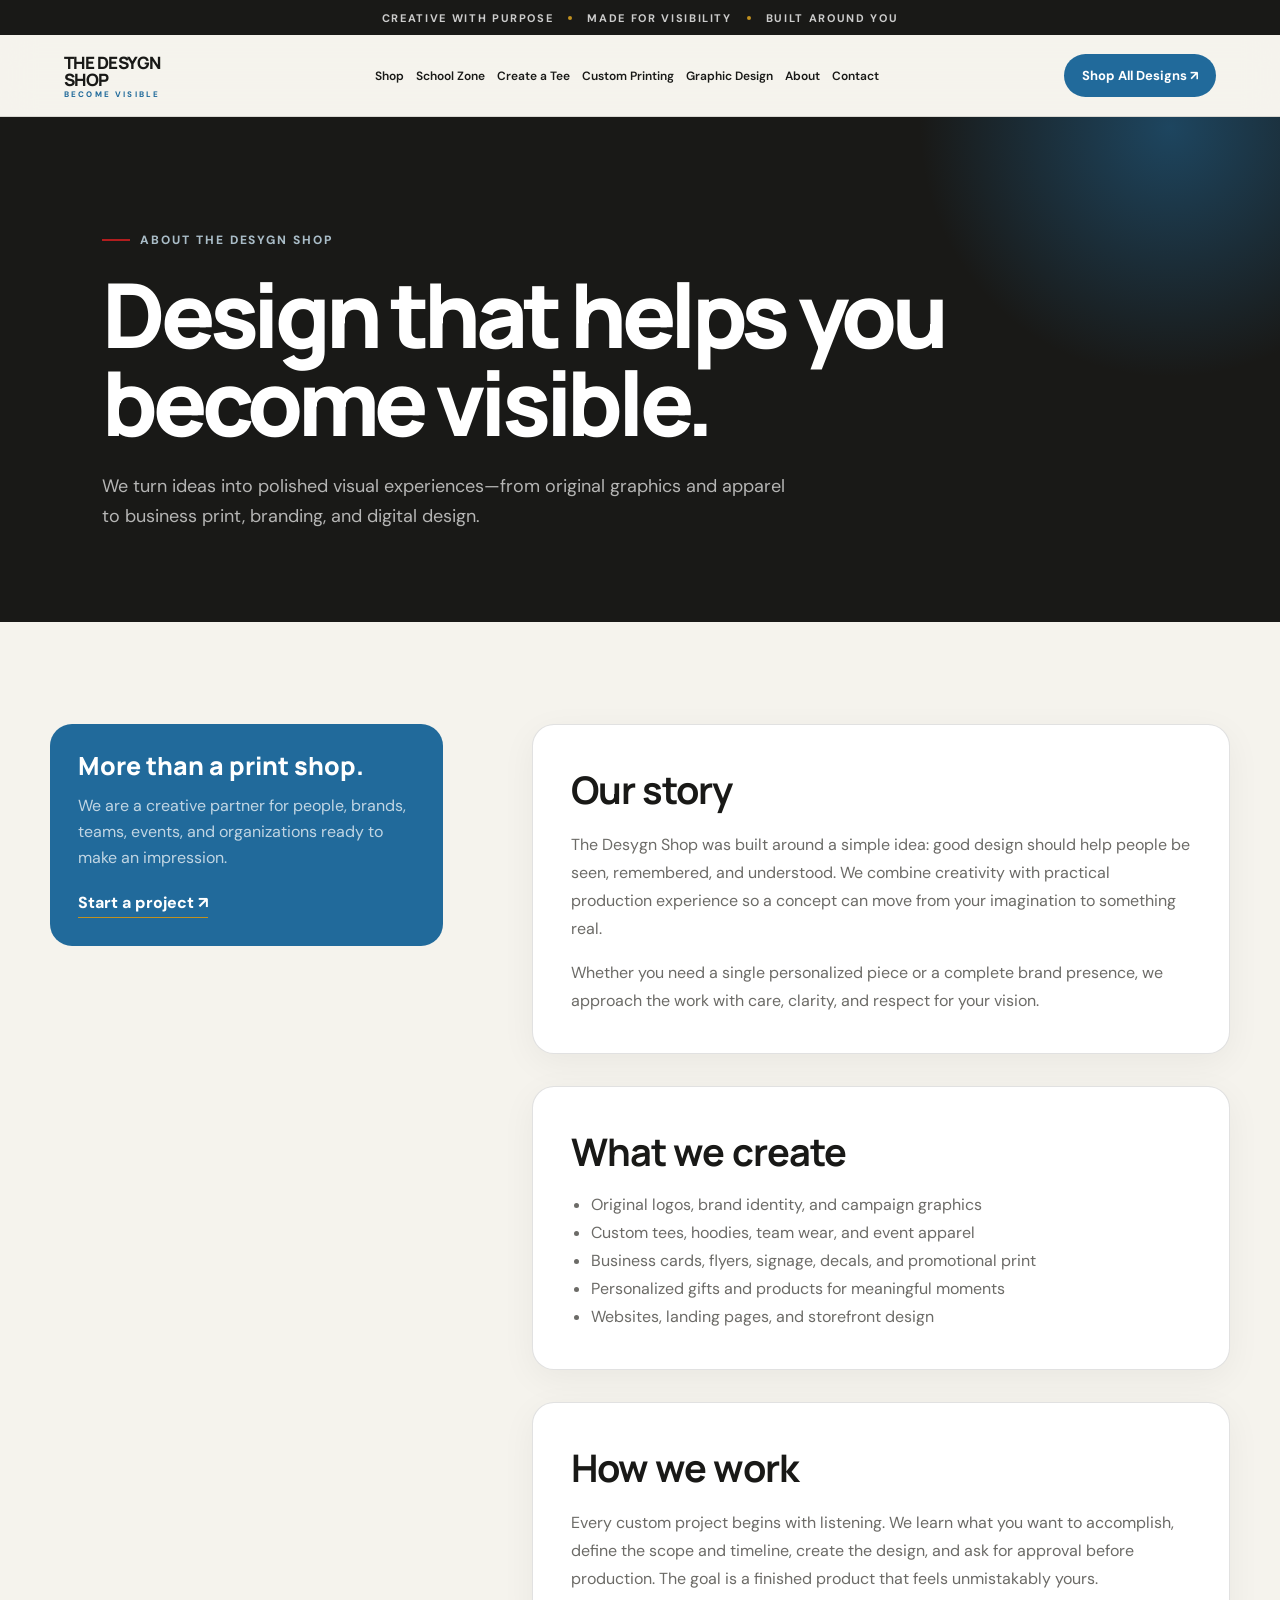
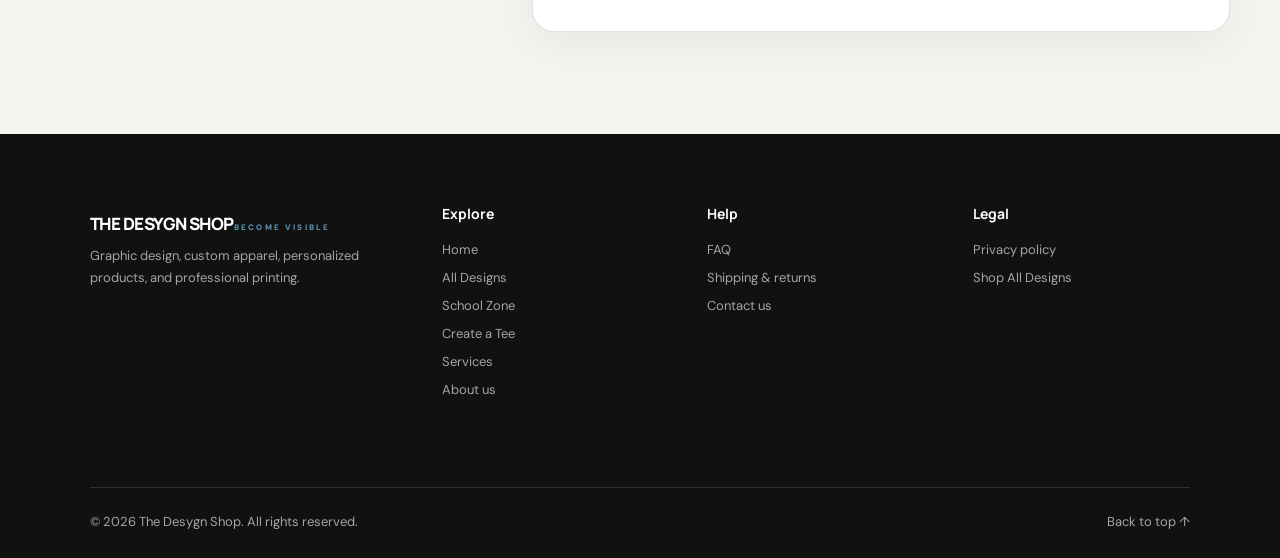
<file: about.html>
<!doctype html><html lang="en"><head><meta charset="utf-8"><meta name="viewport" content="width=device-width,initial-scale=1"><meta name="description" content="Meet The Desygn Shop, a creative studio helping people and businesses become visible through design, apparel, print, and personalized products."><title>About Us | The Desygn Shop</title><link rel="stylesheet" href="styles.css?v=20261005-school"><link rel="stylesheet" href="info.css"><script defer src="app.js"></script></head>
<body class="info-page"><a class="skip-link" href="#main">Skip to content</a><div class="announcement"><span>Creative with purpose</span><i></i><span>Made for visibility</span><i></i><span>Built around you</span></div>
<header class="site-header" id="top"><a class="text-brand" href="index.html"><strong>The Desygn Shop</strong><span>Become visible</span></a><button class="menu-toggle" type="button" aria-expanded="false" aria-controls="site-nav"><span></span><span></span><span></span><span class="sr-only">Menu</span></button><nav class="site-nav" id="site-nav" aria-label="Primary navigation">
      <a href="catalog.html">Shop</a><a href="school-zone.html">School Zone</a><a href="https://lab.thedesygnshop.com/">Create a Tee</a><a href="print-products.html">Custom Printing</a><a href="services.html#graphic-design">Graphic Design</a><a href="about.html">About</a><a href="contact.html">Contact</a>
    </nav><a class="header-shop" href="catalog.html">Shop All Designs ↗</a></header>
<main id="main"><section class="info-hero"><p class="eyebrow light"><span></span>About The Desygn Shop</p><h1>Design that helps you become visible.</h1><p>We turn ideas into polished visual experiences—from original graphics and apparel to business print, branding, and digital design.</p></section><section class="info-wrap info-grid"><aside class="info-aside"><h2>More than a print shop.</h2><p>We are a creative partner for people, brands, teams, events, and organizations ready to make an impression.</p><a href="contact.html">Start a project ↗</a></aside><div class="prose"><article><h2>Our story</h2><p>The Desygn Shop was built around a simple idea: good design should help people be seen, remembered, and understood. We combine creativity with practical production experience so a concept can move from your imagination to something real.</p><p>Whether you need a single personalized piece or a complete brand presence, we approach the work with care, clarity, and respect for your vision.</p></article><article><h2>What we create</h2><ul><li>Original logos, brand identity, and campaign graphics</li><li>Custom tees, hoodies, team wear, and event apparel</li><li>Business cards, flyers, signage, decals, and promotional print</li><li>Personalized gifts and products for meaningful moments</li><li>Websites, landing pages, and storefront design</li></ul></article><article><h2>How we work</h2><p>Every custom project begins with listening. We learn what you want to accomplish, define the scope and timeline, create the design, and ask for approval before production. The goal is a finished product that feels unmistakably yours.</p></article></div></section></main>
<footer class="site-footer"><div class="footer-brand"><a class="text-brand text-brand-light" href="index.html"><strong>The Desygn Shop</strong><span>Become visible</span></a><p>Graphic design, custom apparel, personalized products, and professional printing.</p></div><div><h3>Explore</h3><a href="index.html">Home</a><a href="catalog.html">All Designs</a><a href="school-zone.html">School Zone</a><a href="https://lab.thedesygnshop.com/">Create a Tee</a><a href="services.html">Services</a><a href="about.html">About us</a></div><div><h3>Help</h3><a href="faq.html">FAQ</a><a href="shipping-returns.html">Shipping &amp; returns</a><a href="contact.html">Contact us</a></div><div><h3>Legal</h3><a href="privacy.html">Privacy policy</a><a href="catalog.html">Shop All Designs</a></div><div class="footer-bottom"><span>© <span id="year"></span> The Desygn Shop. All rights reserved.</span><a href="#top">Back to top ↑</a></div></footer></body></html>
</file>
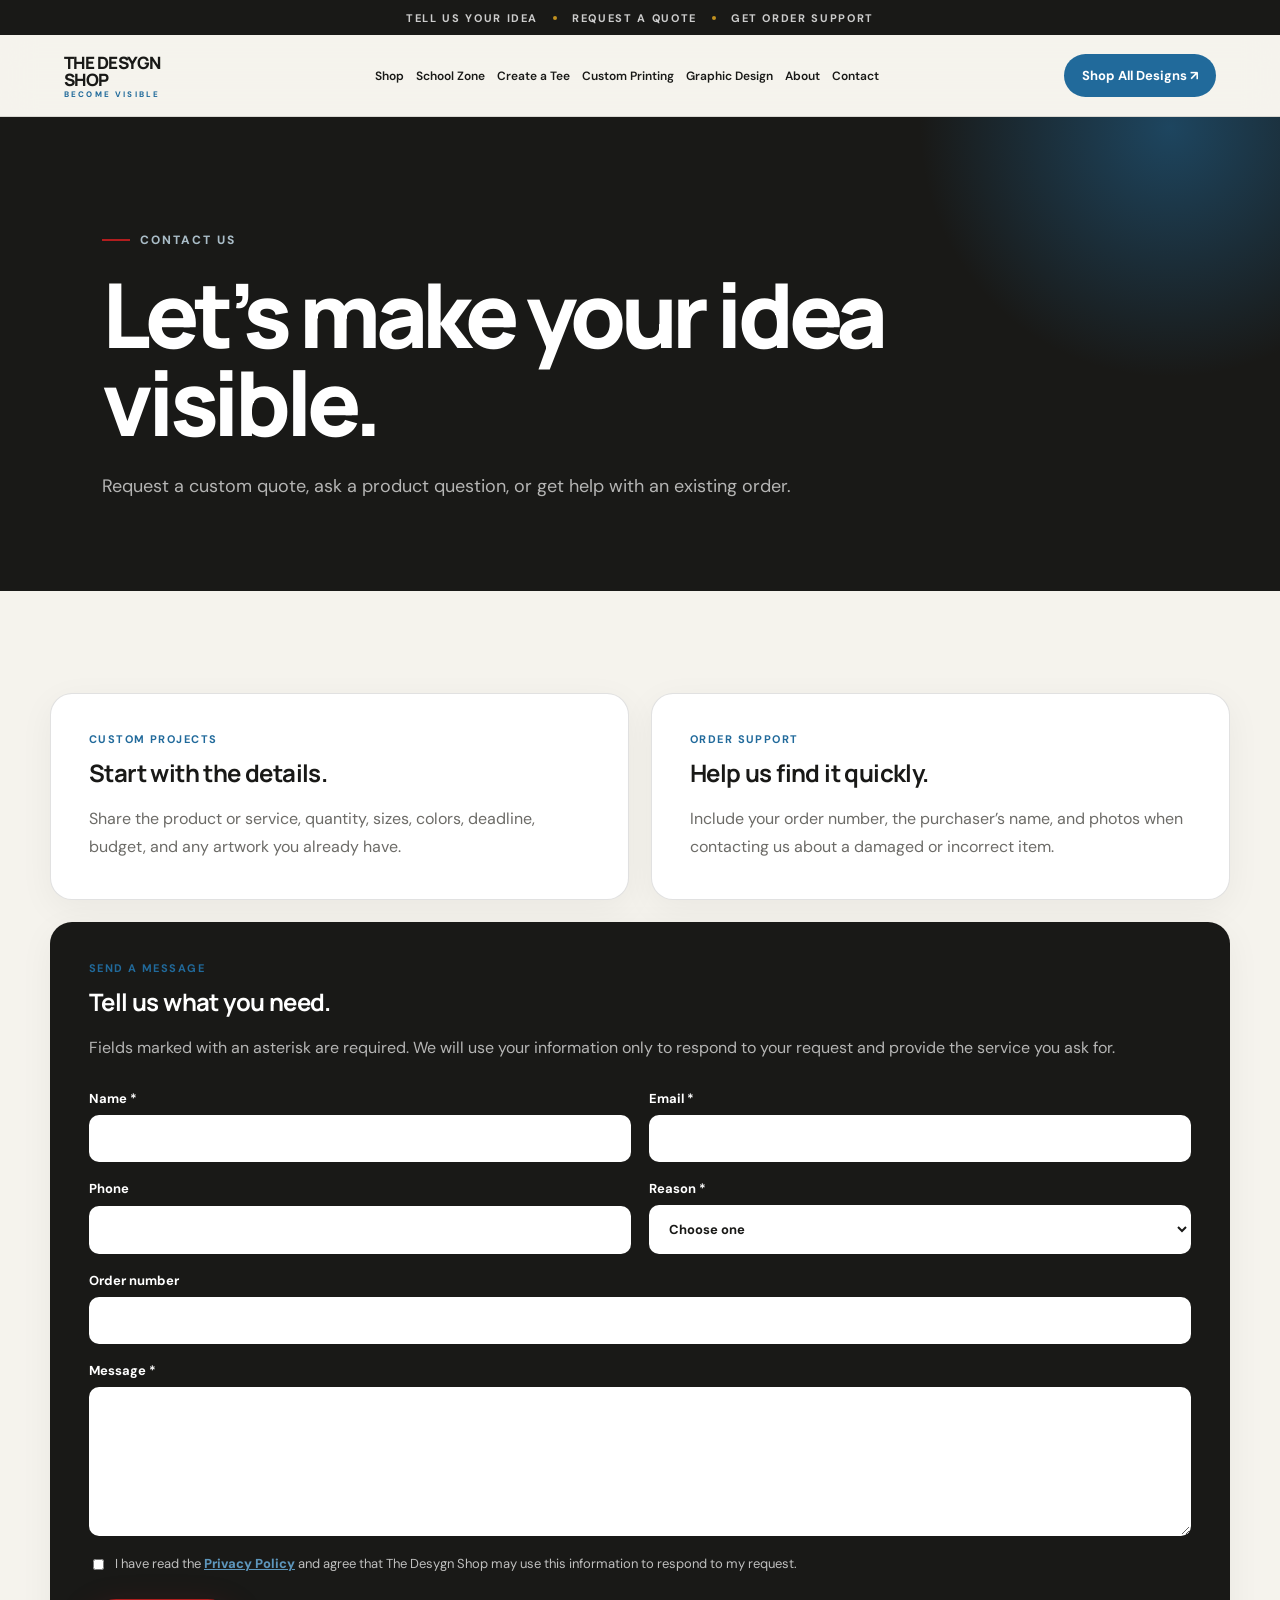
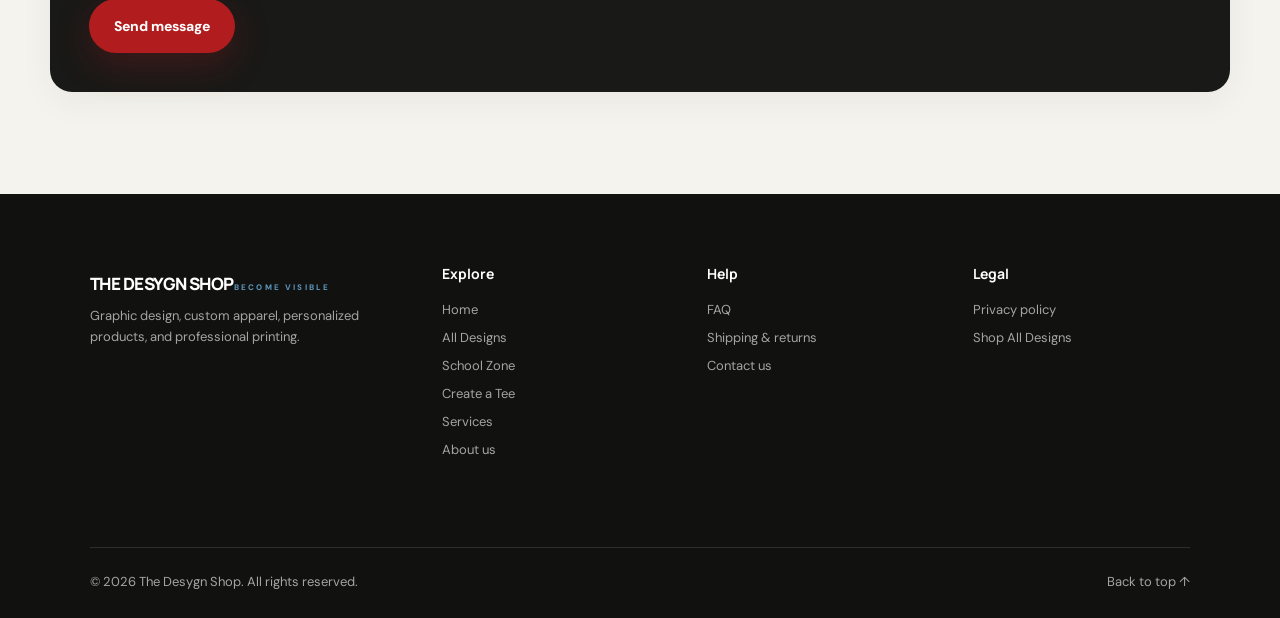
<file: contact.html>
<!doctype html><html lang="en"><head><meta charset="utf-8"><meta name="viewport" content="width=device-width,initial-scale=1"><meta name="description" content="Contact The Desygn Shop for custom apparel, print, logo, website, order, and product support."><title>Contact Us | The Desygn Shop</title><link rel="stylesheet" href="styles.css?v=20261005-school"><link rel="stylesheet" href="info.css"><script defer src="app.js"></script></head>
<body class="info-page"><a class="skip-link" href="#main">Skip to content</a><div class="announcement"><span>Tell us your idea</span><i></i><span>Request a quote</span><i></i><span>Get order support</span></div>
<header class="site-header" id="top"><a class="text-brand" href="index.html"><strong>The Desygn Shop</strong><span>Become visible</span></a><button class="menu-toggle" type="button" aria-expanded="false" aria-controls="site-nav"><span></span><span></span><span></span><span class="sr-only">Menu</span></button><nav class="site-nav" id="site-nav" aria-label="Primary navigation">
      <a href="catalog.html">Shop</a><a href="school-zone.html">School Zone</a><a href="https://lab.thedesygnshop.com/">Create a Tee</a><a href="print-products.html">Custom Printing</a><a href="services.html#graphic-design">Graphic Design</a><a href="about.html">About</a><a href="contact.html">Contact</a>
    </nav><a class="header-shop" href="catalog.html">Shop All Designs ↗</a></header>
<main id="main"><section class="info-hero"><p class="eyebrow light"><span></span>Contact us</p><h1>Let’s make your idea visible.</h1><p>Request a custom quote, ask a product question, or get help with an existing order.</p></section><section class="info-wrap"><div class="contact-grid"><article class="contact-card"><strong>Custom projects</strong><h2>Start with the details.</h2><p>Share the product or service, quantity, sizes, colors, deadline, budget, and any artwork you already have.</p></article><article class="contact-card"><strong>Order support</strong><h2>Help us find it quickly.</h2><p>Include your order number, the purchaser’s name, and photos when contacting us about a damaged or incorrect item.</p></article><article class="contact-card contact-card-wide"><strong>Send a message</strong><h2>Tell us what you need.</h2><p>Fields marked with an asterisk are required. We will use your information only to respond to your request and provide the service you ask for.</p>
<form class="contact-form" action="https://formspree.io/f/xdaqlggq" method="POST"><input type="hidden" name="_subject" value="The Desygn Shop website inquiry"><div class="form-grid"><label>Name *<input name="name" autocomplete="name" required></label><label>Email *<input type="email" name="email" autocomplete="email" required></label><label>Phone<input type="tel" name="phone" autocomplete="tel"></label><label>Reason *<select name="reason" required><option value="">Choose one</option><option>Custom order or quote</option><option>Existing order support</option><option>Product question</option><option>Logo, website, or design service</option><option>Other</option></select></label><label class="form-wide">Order number<input name="order_number"></label><label class="form-wide">Message *<textarea name="message" rows="7" required></textarea></label><label class="form-wide form-consent"><input type="checkbox" name="privacy_acknowledged" required><span>I have read the <a href="privacy.html">Privacy Policy</a> and agree that The Desygn Shop may use this information to respond to my request.</span></label></div><button class="button button-primary" type="submit">Send message</button></form></article></div></section></main>
<footer class="site-footer"><div class="footer-brand"><a class="text-brand text-brand-light" href="index.html"><strong>The Desygn Shop</strong><span>Become visible</span></a><p>Graphic design, custom apparel, personalized products, and professional printing.</p></div><div><h3>Explore</h3><a href="index.html">Home</a><a href="catalog.html">All Designs</a><a href="school-zone.html">School Zone</a><a href="https://lab.thedesygnshop.com/">Create a Tee</a><a href="services.html">Services</a><a href="about.html">About us</a></div><div><h3>Help</h3><a href="faq.html">FAQ</a><a href="shipping-returns.html">Shipping &amp; returns</a><a href="contact.html">Contact us</a></div><div><h3>Legal</h3><a href="privacy.html">Privacy policy</a><a href="catalog.html">Shop All Designs</a></div><div class="footer-bottom"><span>© <span id="year"></span> The Desygn Shop. All rights reserved.</span><a href="#top">Back to top ↑</a></div></footer></body></html>
</file>
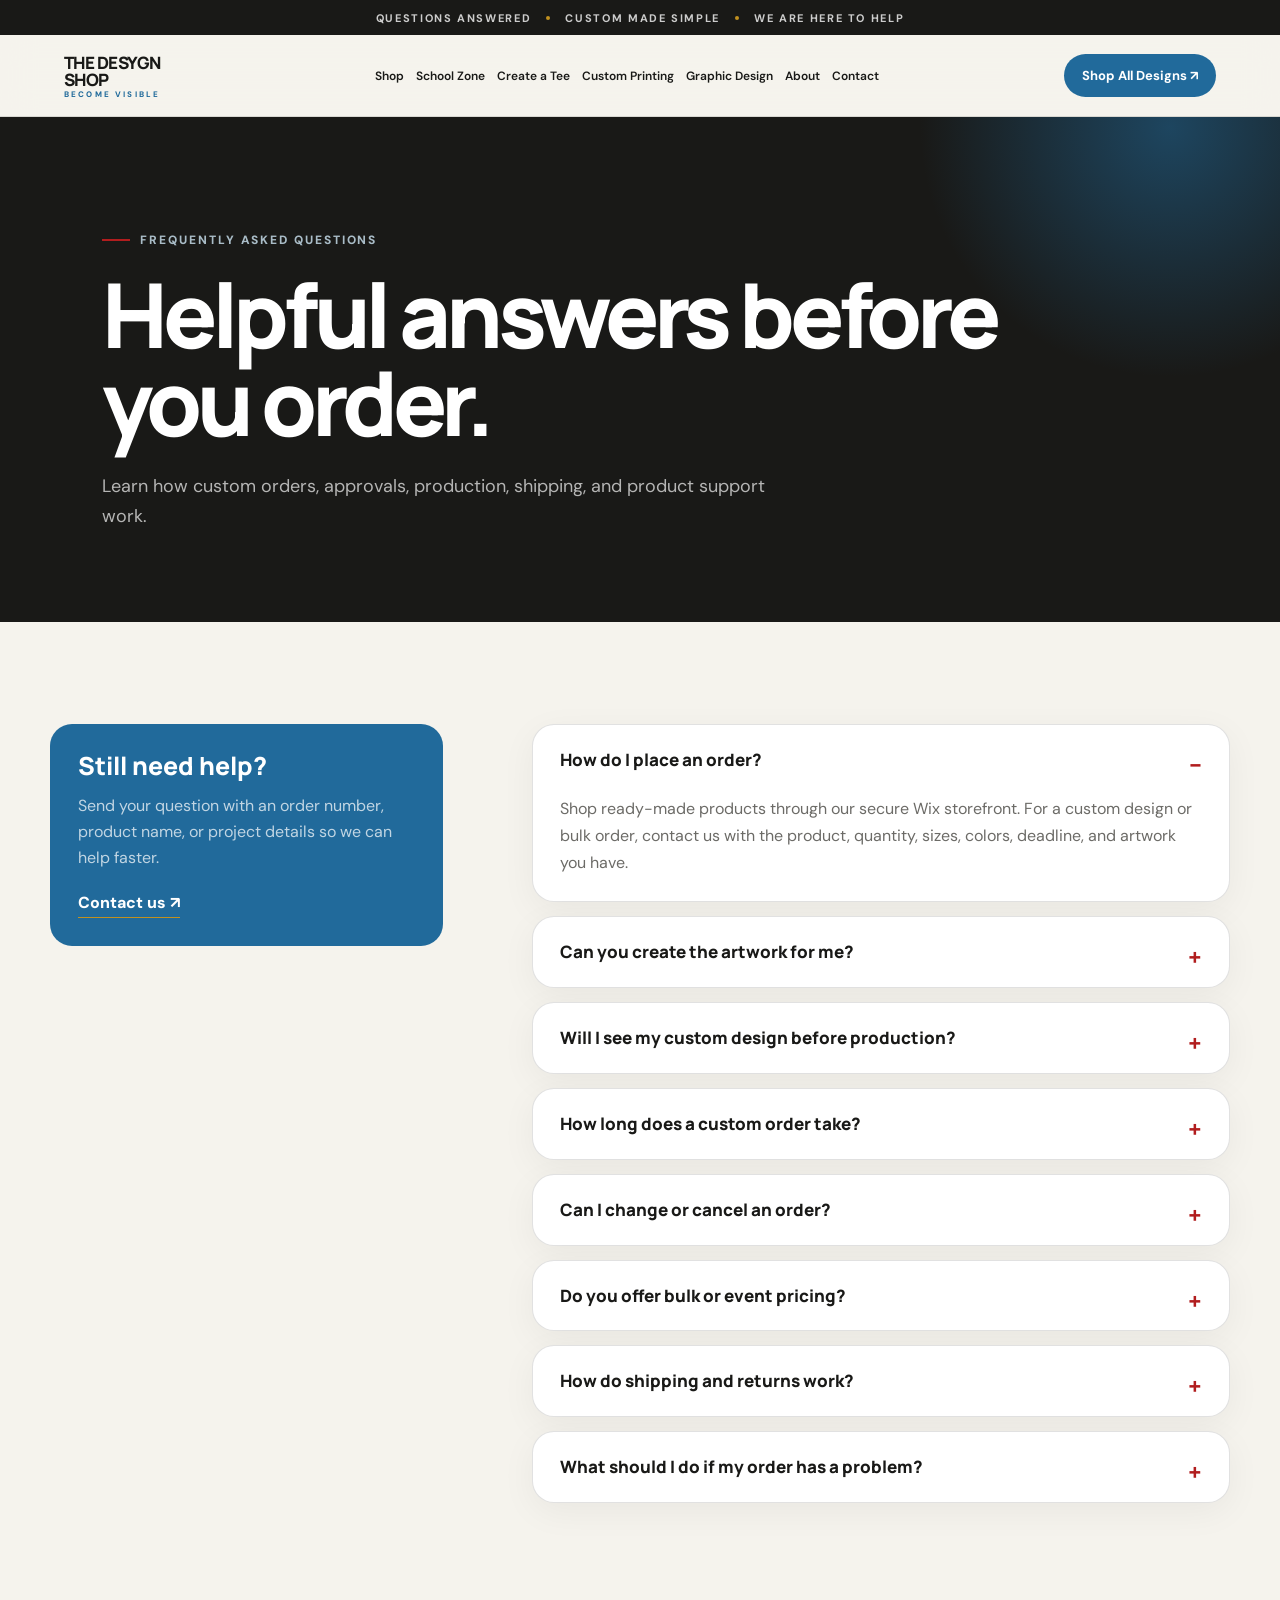
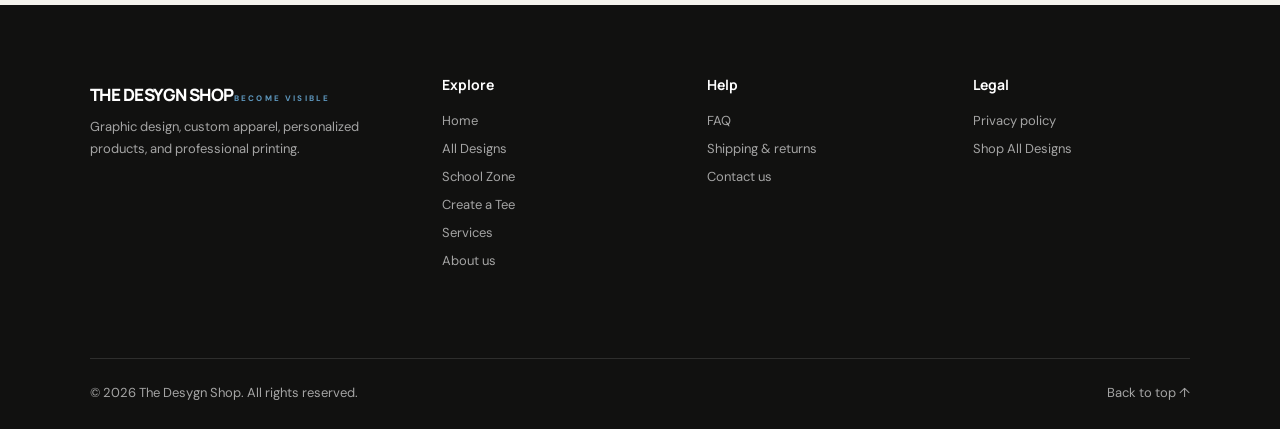
<file: faq.html>
<!doctype html><html lang="en"><head><meta charset="utf-8"><meta name="viewport" content="width=device-width,initial-scale=1"><meta name="description" content="Answers to frequently asked questions about The Desygn Shop orders, custom design, production, shipping, and returns."><title>Frequently Asked Questions | The Desygn Shop</title><link rel="stylesheet" href="styles.css?v=20261005-school"><link rel="stylesheet" href="info.css"><script defer src="app.js"></script></head>
<body class="info-page"><a class="skip-link" href="#main">Skip to content</a><div class="announcement"><span>Questions answered</span><i></i><span>Custom made simple</span><i></i><span>We are here to help</span></div>
<header class="site-header" id="top"><a class="text-brand" href="index.html"><strong>The Desygn Shop</strong><span>Become visible</span></a><button class="menu-toggle" type="button" aria-expanded="false" aria-controls="site-nav"><span></span><span></span><span></span><span class="sr-only">Menu</span></button><nav class="site-nav" id="site-nav" aria-label="Primary navigation">
      <a href="catalog.html">Shop</a><a href="school-zone.html">School Zone</a><a href="https://lab.thedesygnshop.com/">Create a Tee</a><a href="print-products.html">Custom Printing</a><a href="services.html#graphic-design">Graphic Design</a><a href="about.html">About</a><a href="contact.html">Contact</a>
    </nav><a class="header-shop" href="catalog.html">Shop All Designs ↗</a></header>
<main id="main"><section class="info-hero"><p class="eyebrow light"><span></span>Frequently asked questions</p><h1>Helpful answers before you order.</h1><p>Learn how custom orders, approvals, production, shipping, and product support work.</p></section><section class="info-wrap info-grid"><aside class="info-aside"><h2>Still need help?</h2><p>Send your question with an order number, product name, or project details so we can help faster.</p><a href="contact.html">Contact us ↗</a></aside><div class="faq-list">
<details class="faq-item" open><summary>How do I place an order?</summary><p>Shop ready-made products through our secure Wix storefront. For a custom design or bulk order, contact us with the product, quantity, sizes, colors, deadline, and artwork you have.</p></details>
<details class="faq-item"><summary>Can you create the artwork for me?</summary><p>Yes. The Desygn Shop offers original logo creation, apparel graphics, brand materials, promotional design, and web design. Design fees and included revisions depend on the project scope.</p></details>
<details class="faq-item"><summary>Will I see my custom design before production?</summary><p>Yes. Custom work is presented for approval before production begins. Please review spelling, dates, colors, sizes, placement, and other details carefully; approval confirms those details.</p></details>
<details class="faq-item"><summary>How long does a custom order take?</summary><p>Timing depends on design complexity, quantity, product availability, and delivery method. Your quote or order confirmation will include the best current estimate. Time-sensitive orders should be discussed before purchase.</p></details>
<details class="faq-item"><summary>Can I change or cancel an order?</summary><p>Contact us immediately. Changes or cancellations may be possible before design or production begins. Once a personalized item enters production, it generally cannot be changed or canceled.</p></details>
<details class="faq-item"><summary>Do you offer bulk or event pricing?</summary><p>Yes. Quantity pricing may be available for teams, reunions, businesses, schools, nonprofits, and events. Contact us for a quote based on your artwork, product, quantity, and deadline.</p></details>
<details class="faq-item"><summary>How do shipping and returns work?</summary><p>Shipping estimates are provided during ordering. Personalized and made-to-order items are generally final sale unless they arrive damaged, defective, or different from the approved order. Read the full <a href="shipping-returns.html">Shipping &amp; Returns policy</a>.</p></details>
<details class="faq-item"><summary>What should I do if my order has a problem?</summary><p>Contact us promptly with your order number and clear photos of the item, packaging, and shipping label. Keep all packaging until the issue is resolved.</p></details>
</div></section></main>
<footer class="site-footer"><div class="footer-brand"><a class="text-brand text-brand-light" href="index.html"><strong>The Desygn Shop</strong><span>Become visible</span></a><p>Graphic design, custom apparel, personalized products, and professional printing.</p></div><div><h3>Explore</h3><a href="index.html">Home</a><a href="catalog.html">All Designs</a><a href="school-zone.html">School Zone</a><a href="https://lab.thedesygnshop.com/">Create a Tee</a><a href="services.html">Services</a><a href="about.html">About us</a></div><div><h3>Help</h3><a href="faq.html">FAQ</a><a href="shipping-returns.html">Shipping &amp; returns</a><a href="contact.html">Contact us</a></div><div><h3>Legal</h3><a href="privacy.html">Privacy policy</a><a href="catalog.html">Shop All Designs</a></div><div class="footer-bottom"><span>© <span id="year"></span> The Desygn Shop. All rights reserved.</span><a href="#top">Back to top ↑</a></div></footer></body></html>
</file>
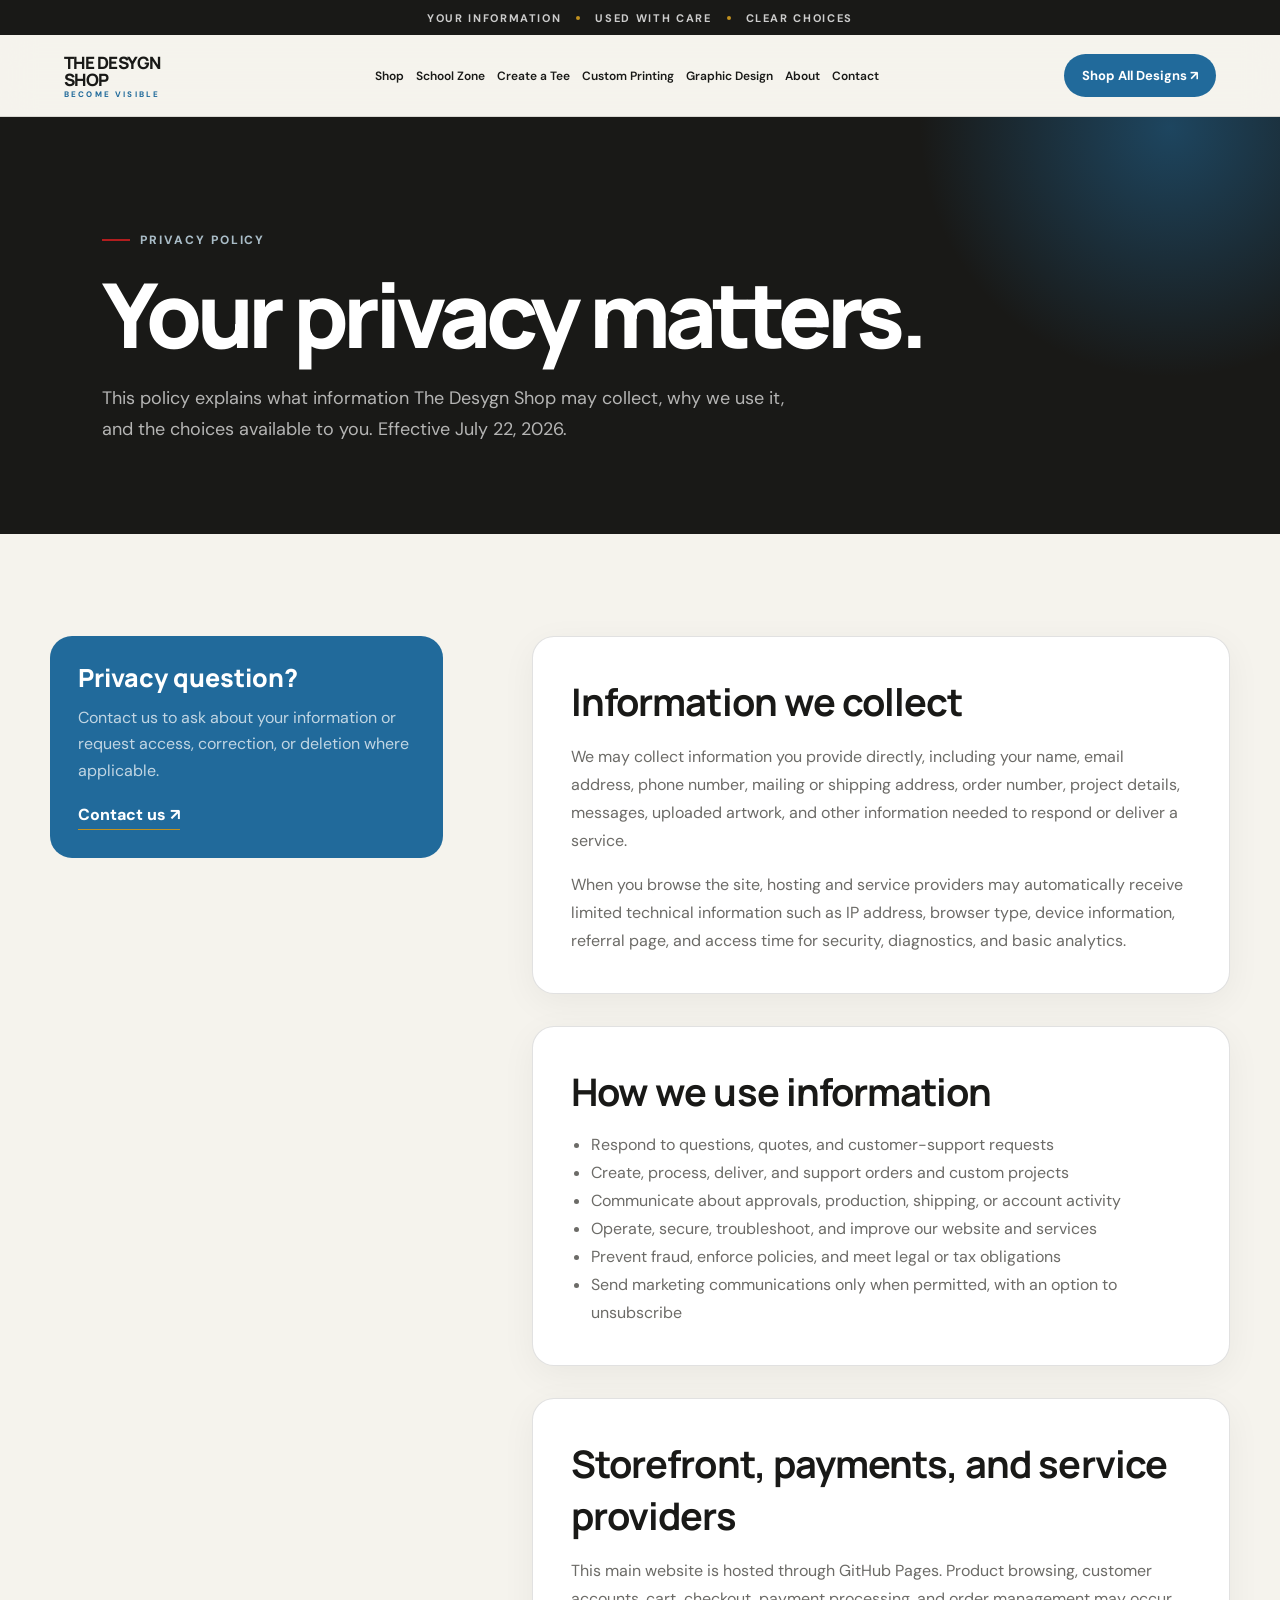
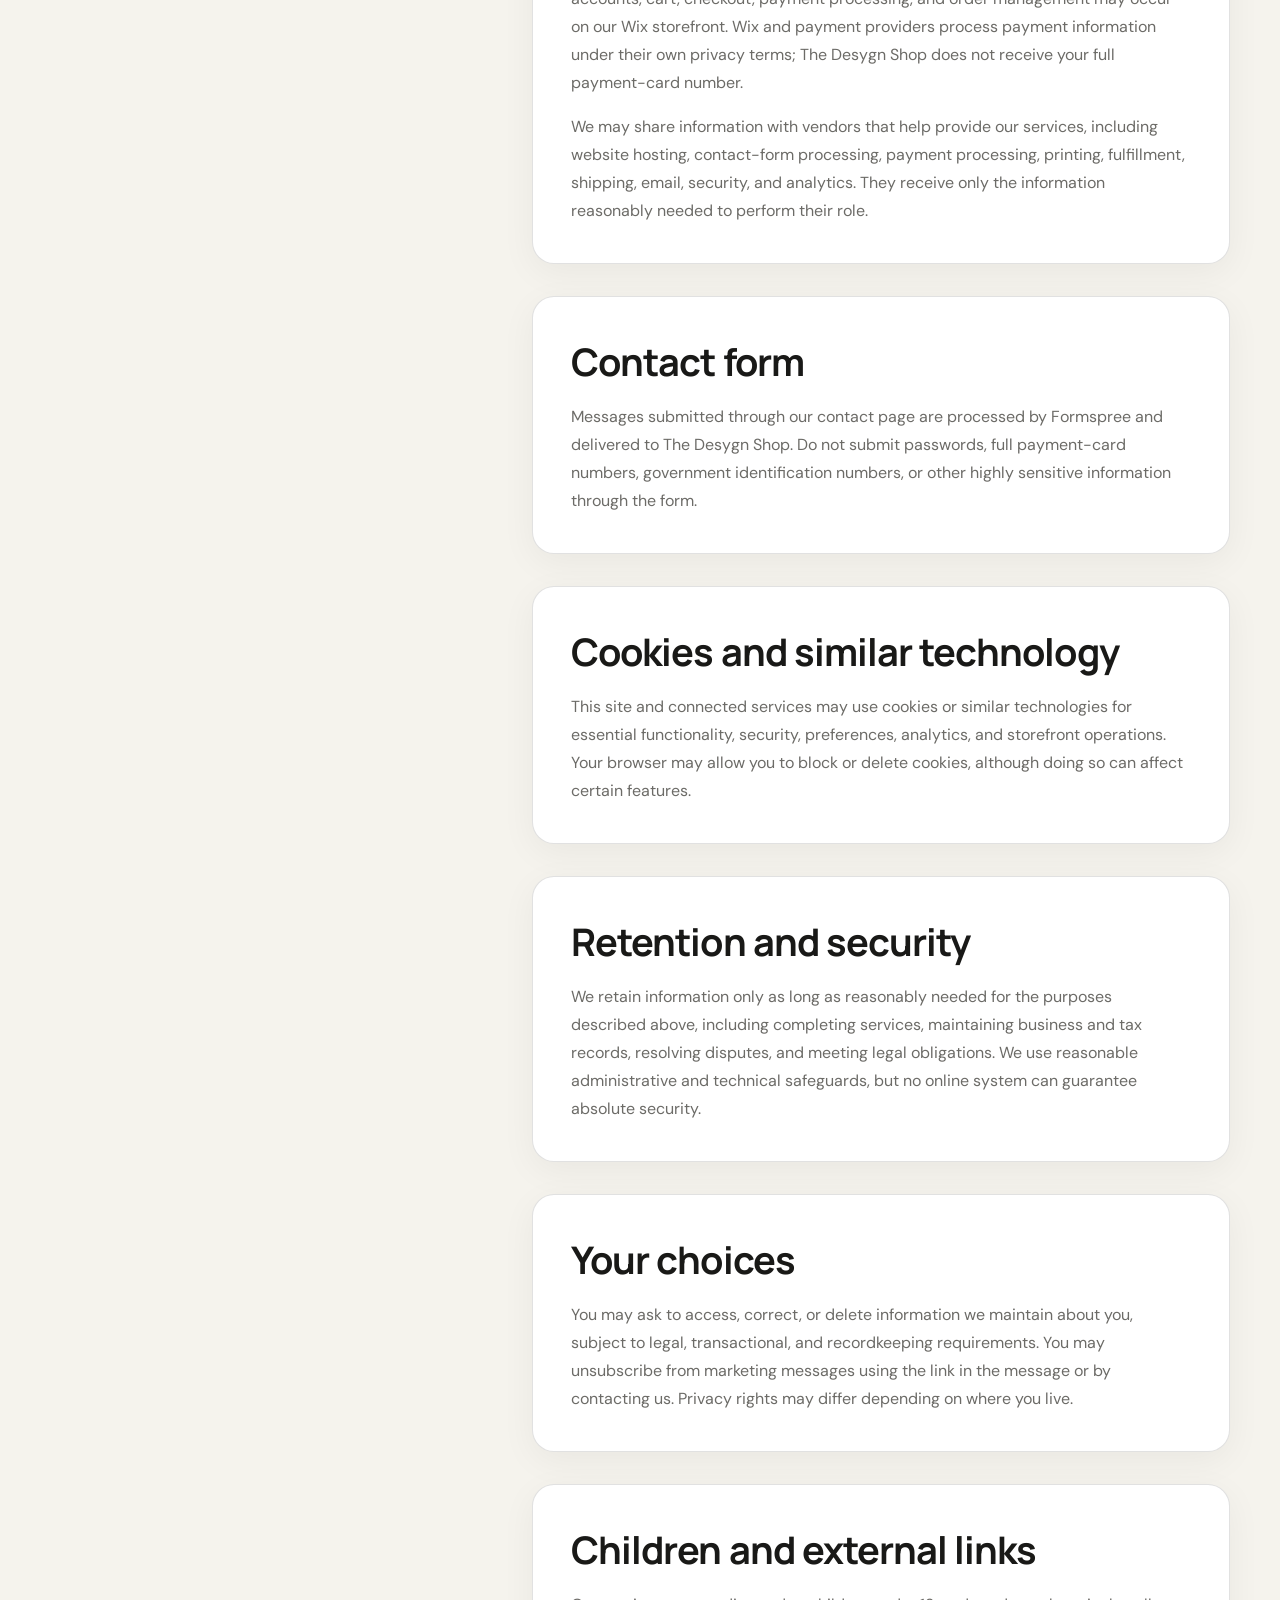
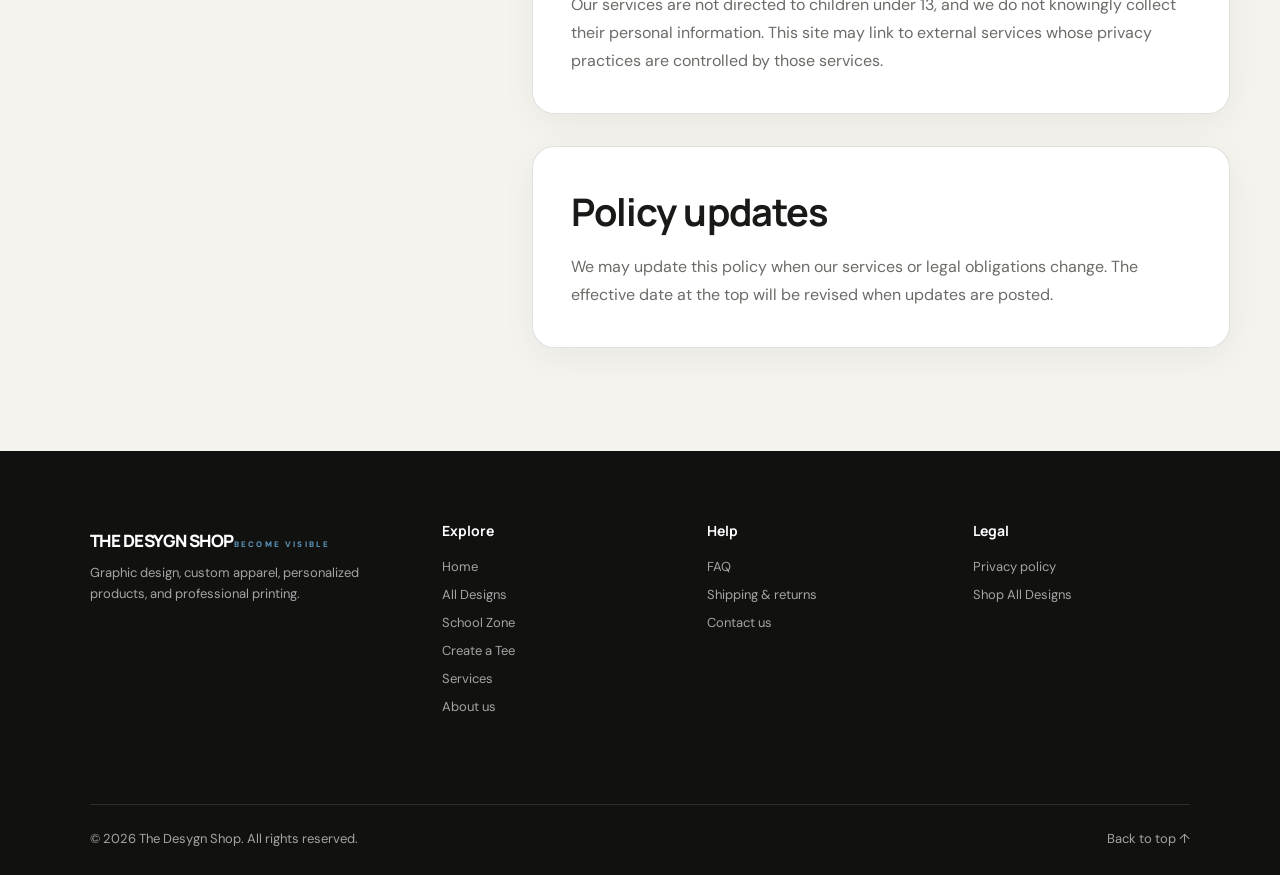
<file: privacy.html>
<!doctype html><html lang="en"><head><meta charset="utf-8"><meta name="viewport" content="width=device-width,initial-scale=1"><meta name="description" content="Privacy Policy for The Desygn Shop website, contact forms, storefront, and customer services."><title>Privacy Policy | The Desygn Shop</title><link rel="stylesheet" href="styles.css?v=20261005-school"><link rel="stylesheet" href="info.css"><script defer src="app.js"></script></head>
<body class="info-page"><a class="skip-link" href="#main">Skip to content</a><div class="announcement"><span>Your information</span><i></i><span>Used with care</span><i></i><span>Clear choices</span></div>
<header class="site-header" id="top"><a class="text-brand" href="index.html"><strong>The Desygn Shop</strong><span>Become visible</span></a><button class="menu-toggle" type="button" aria-expanded="false" aria-controls="site-nav"><span></span><span></span><span></span><span class="sr-only">Menu</span></button><nav class="site-nav" id="site-nav" aria-label="Primary navigation">
      <a href="catalog.html">Shop</a><a href="school-zone.html">School Zone</a><a href="https://lab.thedesygnshop.com/">Create a Tee</a><a href="print-products.html">Custom Printing</a><a href="services.html#graphic-design">Graphic Design</a><a href="about.html">About</a><a href="contact.html">Contact</a>
    </nav><a class="header-shop" href="catalog.html">Shop All Designs ↗</a></header>
<main id="main"><section class="info-hero"><p class="eyebrow light"><span></span>Privacy policy</p><h1>Your privacy matters.</h1><p>This policy explains what information The Desygn Shop may collect, why we use it, and the choices available to you. Effective July 22, 2026.</p></section><section class="info-wrap info-grid"><aside class="info-aside"><h2>Privacy question?</h2><p>Contact us to ask about your information or request access, correction, or deletion where applicable.</p><a href="contact.html">Contact us ↗</a></aside><div class="prose"><article><h2>Information we collect</h2><p>We may collect information you provide directly, including your name, email address, phone number, mailing or shipping address, order number, project details, messages, uploaded artwork, and other information needed to respond or deliver a service.</p><p>When you browse the site, hosting and service providers may automatically receive limited technical information such as IP address, browser type, device information, referral page, and access time for security, diagnostics, and basic analytics.</p></article><article><h2>How we use information</h2><ul><li>Respond to questions, quotes, and customer-support requests</li><li>Create, process, deliver, and support orders and custom projects</li><li>Communicate about approvals, production, shipping, or account activity</li><li>Operate, secure, troubleshoot, and improve our website and services</li><li>Prevent fraud, enforce policies, and meet legal or tax obligations</li><li>Send marketing communications only when permitted, with an option to unsubscribe</li></ul></article><article><h2>Storefront, payments, and service providers</h2><p>This main website is hosted through GitHub Pages. Product browsing, customer accounts, cart, checkout, payment processing, and order management may occur on our Wix storefront. Wix and payment providers process payment information under their own privacy terms; The Desygn Shop does not receive your full payment-card number.</p><p>We may share information with vendors that help provide our services, including website hosting, contact-form processing, payment processing, printing, fulfillment, shipping, email, security, and analytics. They receive only the information reasonably needed to perform their role.</p></article><article><h2>Contact form</h2><p>Messages submitted through our contact page are processed by Formspree and delivered to The Desygn Shop. Do not submit passwords, full payment-card numbers, government identification numbers, or other highly sensitive information through the form.</p></article><article><h2>Cookies and similar technology</h2><p>This site and connected services may use cookies or similar technologies for essential functionality, security, preferences, analytics, and storefront operations. Your browser may allow you to block or delete cookies, although doing so can affect certain features.</p></article><article><h2>Retention and security</h2><p>We retain information only as long as reasonably needed for the purposes described above, including completing services, maintaining business and tax records, resolving disputes, and meeting legal obligations. We use reasonable administrative and technical safeguards, but no online system can guarantee absolute security.</p></article><article><h2>Your choices</h2><p>You may ask to access, correct, or delete information we maintain about you, subject to legal, transactional, and recordkeeping requirements. You may unsubscribe from marketing messages using the link in the message or by contacting us. Privacy rights may differ depending on where you live.</p></article><article><h2>Children and external links</h2><p>Our services are not directed to children under 13, and we do not knowingly collect their personal information. This site may link to external services whose privacy practices are controlled by those services.</p></article><article><h2>Policy updates</h2><p>We may update this policy when our services or legal obligations change. The effective date at the top will be revised when updates are posted.</p></article></div></section></main>
<footer class="site-footer"><div class="footer-brand"><a class="text-brand text-brand-light" href="index.html"><strong>The Desygn Shop</strong><span>Become visible</span></a><p>Graphic design, custom apparel, personalized products, and professional printing.</p></div><div><h3>Explore</h3><a href="index.html">Home</a><a href="catalog.html">All Designs</a><a href="school-zone.html">School Zone</a><a href="https://lab.thedesygnshop.com/">Create a Tee</a><a href="services.html">Services</a><a href="about.html">About us</a></div><div><h3>Help</h3><a href="faq.html">FAQ</a><a href="shipping-returns.html">Shipping &amp; returns</a><a href="contact.html">Contact us</a></div><div><h3>Legal</h3><a href="privacy.html">Privacy policy</a><a href="catalog.html">Shop All Designs</a></div><div class="footer-bottom"><span>© <span id="year"></span> The Desygn Shop. All rights reserved.</span><a href="#top">Back to top ↑</a></div></footer></body></html>
</file>
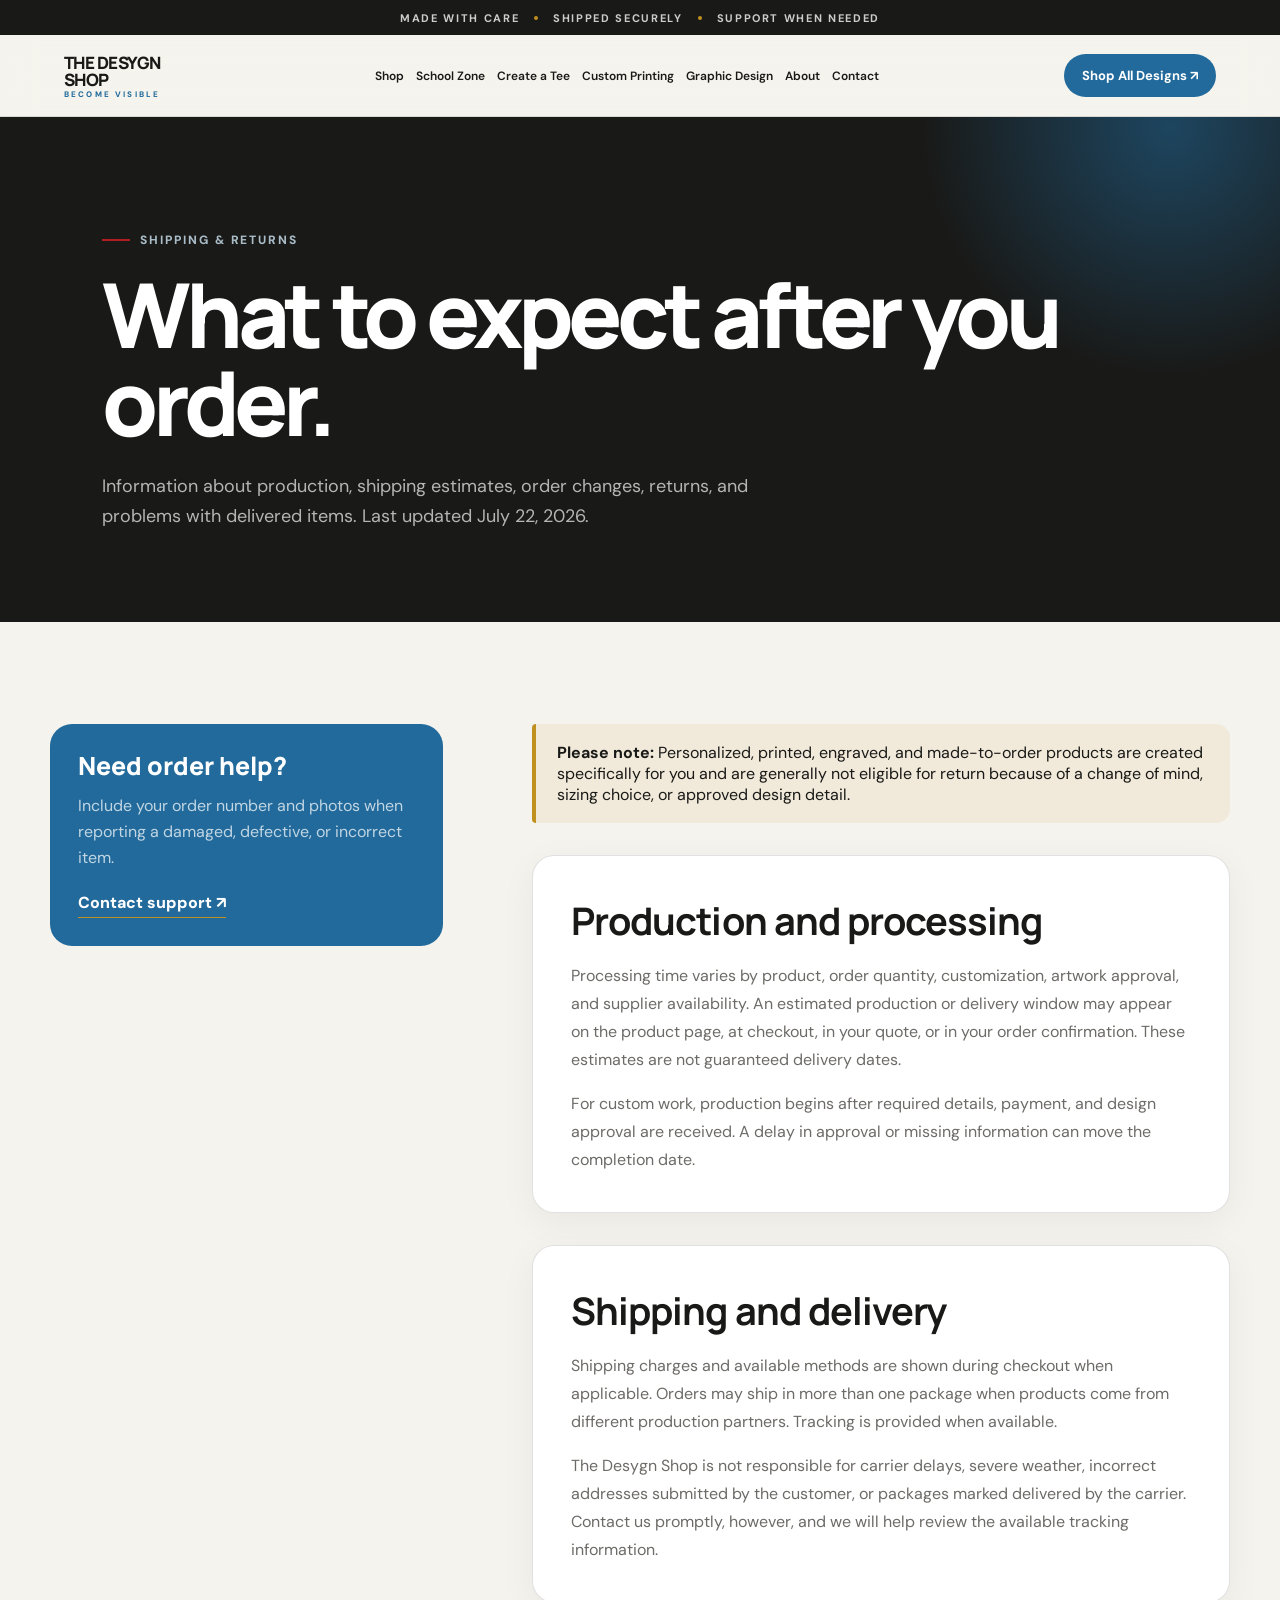
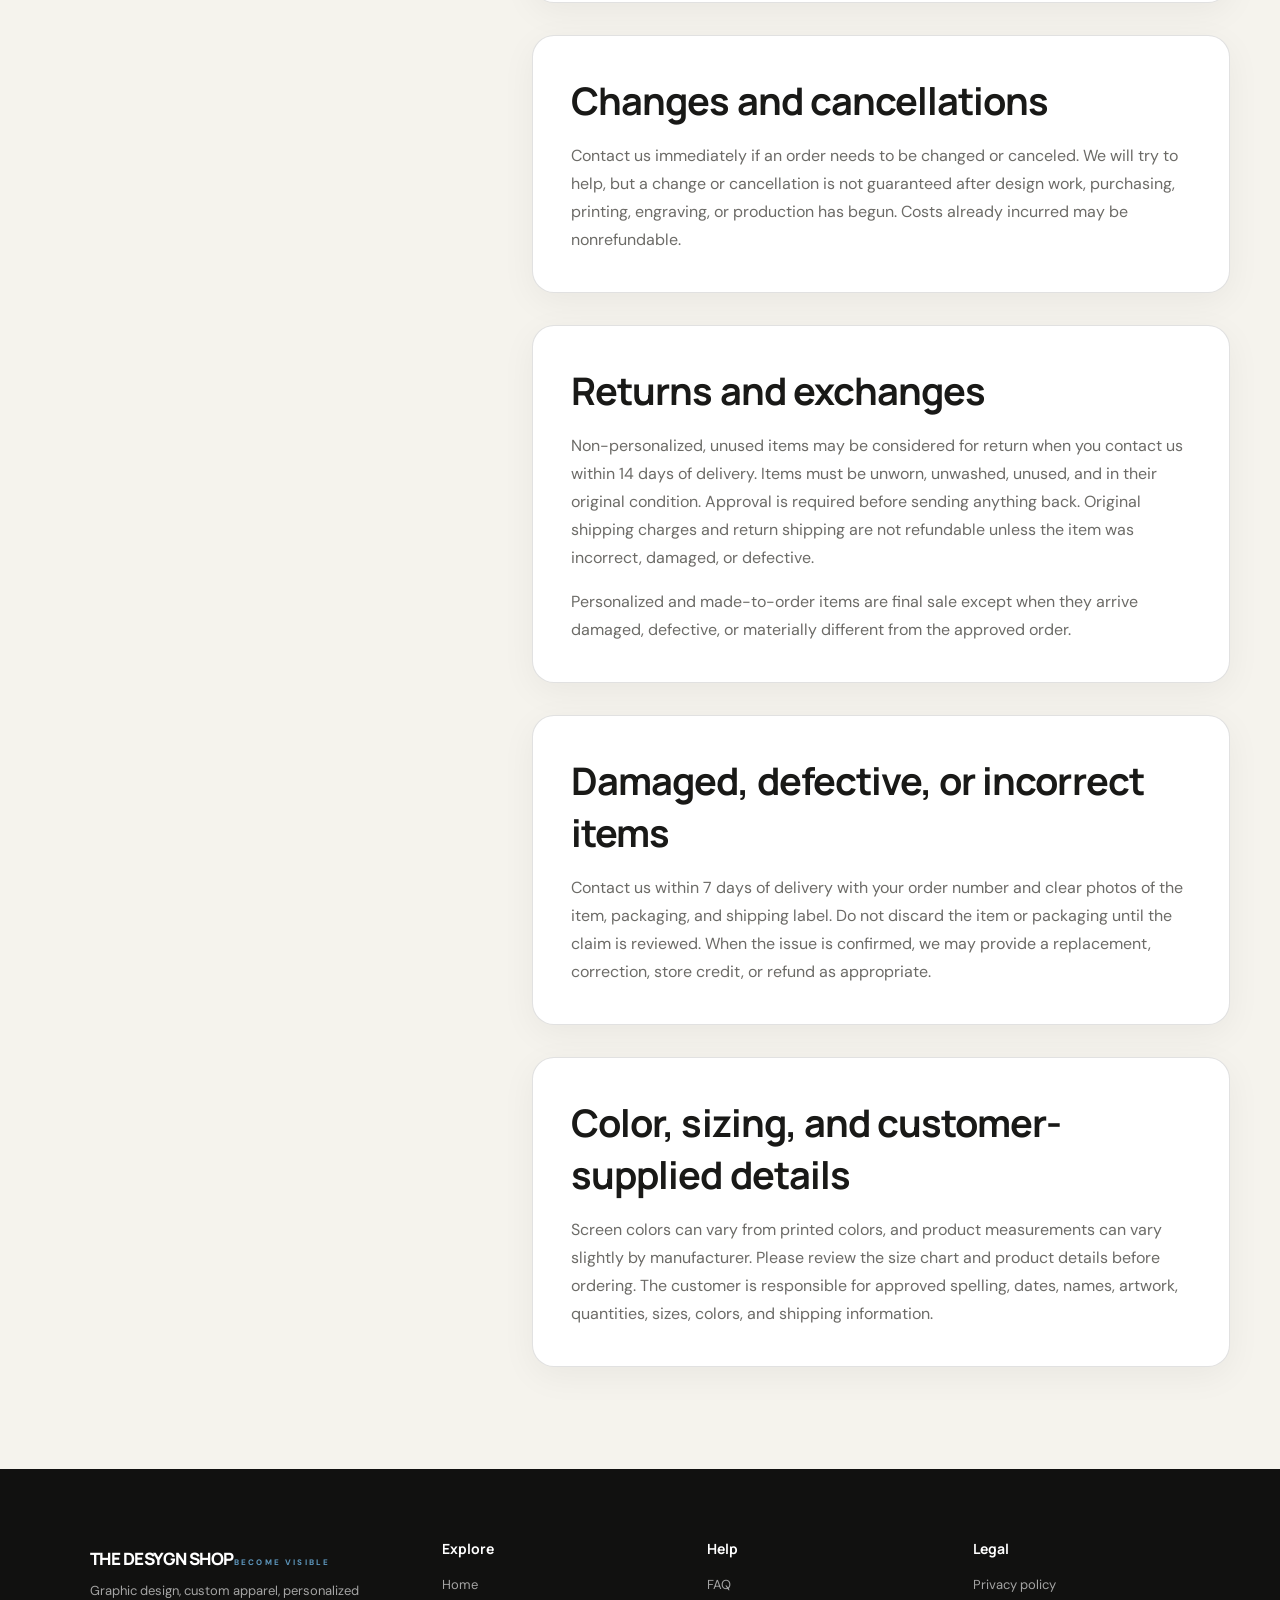
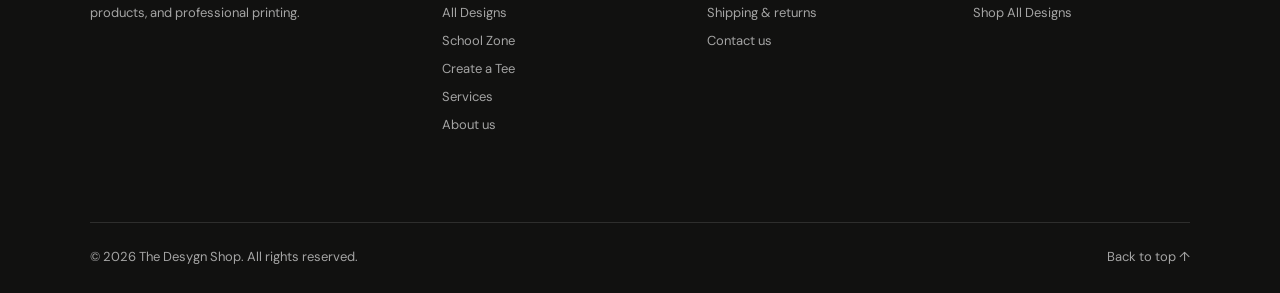
<file: shipping-returns.html>
<!doctype html><html lang="en"><head><meta charset="utf-8"><meta name="viewport" content="width=device-width,initial-scale=1"><meta name="description" content="The Desygn Shop shipping, delivery, return, replacement, and custom-order policies."><title>Shipping &amp; Returns | The Desygn Shop</title><link rel="stylesheet" href="styles.css?v=20261005-school"><link rel="stylesheet" href="info.css"><script defer src="app.js"></script></head>
<body class="info-page"><a class="skip-link" href="#main">Skip to content</a><div class="announcement"><span>Made with care</span><i></i><span>Shipped securely</span><i></i><span>Support when needed</span></div>
<header class="site-header" id="top"><a class="text-brand" href="index.html"><strong>The Desygn Shop</strong><span>Become visible</span></a><button class="menu-toggle" type="button" aria-expanded="false" aria-controls="site-nav"><span></span><span></span><span></span><span class="sr-only">Menu</span></button><nav class="site-nav" id="site-nav" aria-label="Primary navigation">
      <a href="catalog.html">Shop</a><a href="school-zone.html">School Zone</a><a href="https://lab.thedesygnshop.com/">Create a Tee</a><a href="print-products.html">Custom Printing</a><a href="services.html#graphic-design">Graphic Design</a><a href="about.html">About</a><a href="contact.html">Contact</a>
    </nav><a class="header-shop" href="catalog.html">Shop All Designs ↗</a></header>
<main id="main"><section class="info-hero"><p class="eyebrow light"><span></span>Shipping &amp; returns</p><h1>What to expect after you order.</h1><p>Information about production, shipping estimates, order changes, returns, and problems with delivered items. Last updated July 22, 2026.</p></section><section class="info-wrap info-grid"><aside class="info-aside"><h2>Need order help?</h2><p>Include your order number and photos when reporting a damaged, defective, or incorrect item.</p><a href="contact.html">Contact support ↗</a></aside><div class="prose"><div class="policy-note"><strong>Please note:</strong> Personalized, printed, engraved, and made-to-order products are created specifically for you and are generally not eligible for return because of a change of mind, sizing choice, or approved design detail.</div><article><h2>Production and processing</h2><p>Processing time varies by product, order quantity, customization, artwork approval, and supplier availability. An estimated production or delivery window may appear on the product page, at checkout, in your quote, or in your order confirmation. These estimates are not guaranteed delivery dates.</p><p>For custom work, production begins after required details, payment, and design approval are received. A delay in approval or missing information can move the completion date.</p></article><article><h2>Shipping and delivery</h2><p>Shipping charges and available methods are shown during checkout when applicable. Orders may ship in more than one package when products come from different production partners. Tracking is provided when available.</p><p>The Desygn Shop is not responsible for carrier delays, severe weather, incorrect addresses submitted by the customer, or packages marked delivered by the carrier. Contact us promptly, however, and we will help review the available tracking information.</p></article><article><h2>Changes and cancellations</h2><p>Contact us immediately if an order needs to be changed or canceled. We will try to help, but a change or cancellation is not guaranteed after design work, purchasing, printing, engraving, or production has begun. Costs already incurred may be nonrefundable.</p></article><article><h2>Returns and exchanges</h2><p>Non-personalized, unused items may be considered for return when you contact us within 14 days of delivery. Items must be unworn, unwashed, unused, and in their original condition. Approval is required before sending anything back. Original shipping charges and return shipping are not refundable unless the item was incorrect, damaged, or defective.</p><p>Personalized and made-to-order items are final sale except when they arrive damaged, defective, or materially different from the approved order.</p></article><article><h2>Damaged, defective, or incorrect items</h2><p>Contact us within 7 days of delivery with your order number and clear photos of the item, packaging, and shipping label. Do not discard the item or packaging until the claim is reviewed. When the issue is confirmed, we may provide a replacement, correction, store credit, or refund as appropriate.</p></article><article><h2>Color, sizing, and customer-supplied details</h2><p>Screen colors can vary from printed colors, and product measurements can vary slightly by manufacturer. Please review the size chart and product details before ordering. The customer is responsible for approved spelling, dates, names, artwork, quantities, sizes, colors, and shipping information.</p></article></div></section></main>
<footer class="site-footer"><div class="footer-brand"><a class="text-brand text-brand-light" href="index.html"><strong>The Desygn Shop</strong><span>Become visible</span></a><p>Graphic design, custom apparel, personalized products, and professional printing.</p></div><div><h3>Explore</h3><a href="index.html">Home</a><a href="catalog.html">All Designs</a><a href="school-zone.html">School Zone</a><a href="https://lab.thedesygnshop.com/">Create a Tee</a><a href="services.html">Services</a><a href="about.html">About us</a></div><div><h3>Help</h3><a href="faq.html">FAQ</a><a href="shipping-returns.html">Shipping &amp; returns</a><a href="contact.html">Contact us</a></div><div><h3>Legal</h3><a href="privacy.html">Privacy policy</a><a href="catalog.html">Shop All Designs</a></div><div class="footer-bottom"><span>© <span id="year"></span> The Desygn Shop. All rights reserved.</span><a href="#top">Back to top ↑</a></div></footer></body></html>
</file>
<file: styles.css>
@import url('https://fonts.googleapis.com/css2?family=DM+Sans:wght@400;500;600;700&family=Manrope:wght@400;500;600;700;800&display=swap');

:root {
  --ink: #191917;
  --ink-soft: #242422;
  --blue: #216a9b;
  --sky: #5d96bc;
  --red: #b11d1e;
  --gold: #c1911f;
  --silver: #a9bcc7;
  --white: #fff;
  --paper: #f5f3ed;
  --muted: #6c6b67;
  --line: rgba(25, 25, 23, .13);
  --radius: 24px;
  --shadow: 0 22px 70px rgba(12, 25, 38, .13);
}

* { box-sizing: border-box; }
html { scroll-behavior: smooth; }
body { margin: 0; color: var(--ink); background: var(--paper); font-family: "DM Sans", sans-serif; -webkit-font-smoothing: antialiased; }
body.menu-open { overflow: hidden; }
a { color: inherit; text-decoration: none; }
img { display: block; max-width: 100%; }
button { font: inherit; }
.sr-only { position: absolute; width: 1px; height: 1px; padding: 0; margin: -1px; overflow: hidden; clip: rect(0,0,0,0); white-space: nowrap; border: 0; }
.skip-link { position: fixed; left: 16px; top: -80px; z-index: 1000; padding: 12px 18px; color: #fff; background: var(--blue); border-radius: 8px; }
.skip-link:focus { top: 16px; }

.announcement { min-height: 35px; display: flex; align-items: center; justify-content: center; gap: 15px; padding: 7px 20px; color: rgba(255,255,255,.78); background: var(--ink); font-size: 11px; font-weight: 700; letter-spacing: .15em; text-transform: uppercase; }
.announcement i { width: 4px; height: 4px; background: var(--gold); border-radius: 50%; }

.site-header { position: sticky; top: 0; z-index: 100; min-height: 82px; display: grid; grid-template-columns: 190px 1fr 190px; align-items: center; gap: 26px; padding: 8px clamp(24px, 5vw, 76px); background: rgba(245, 243, 237, .92); border-bottom: 1px solid var(--line); backdrop-filter: blur(16px); }
.brand { justify-self: start; width: 88px; height: 66px; display: grid; place-items: center; }
.brand img { max-height: 72px; }
.site-nav { display: flex; justify-content: center; gap: clamp(18px, 3vw, 42px); font-size: 14px; font-weight: 600; }
.site-nav a { position: relative; padding: 12px 0; white-space: nowrap; }
.site-nav a::after { content: ""; position: absolute; left: 0; right: 100%; bottom: 4px; height: 2px; background: var(--red); transition: right .25s ease; }
.site-nav a:hover::after, .site-nav a:focus-visible::after { right: 0; }
.header-shop { display: inline-flex; align-items: center; justify-content: center; gap: 8px; white-space: nowrap; text-decoration: none; justify-self: end; padding: 13px 18px; color: #fff; background: var(--blue); border-radius: 999px; font-size: 13px; font-weight: 700; transition: transform .2s ease, background .2s ease; }
.header-shop:hover { transform: translateY(-2px); background: var(--ink); }
.menu-toggle { display: none; }

.hero { position: relative; min-height: 760px; display: grid; grid-template-columns: 1.02fr .98fr; align-items: center; gap: 5vw; overflow: hidden; padding: clamp(70px, 8vw, 125px) clamp(24px, 7vw, 110px); background: var(--ink); isolation: isolate; }
.hero::before { content: ""; position: absolute; inset: 0; opacity: .12; background-image: linear-gradient(rgba(255,255,255,.15) 1px, transparent 1px), linear-gradient(90deg, rgba(255,255,255,.15) 1px, transparent 1px); background-size: 72px 72px; mask-image: linear-gradient(to right, #000, transparent 75%); z-index: -1; }
.hero-glow { position: absolute; width: 540px; height: 540px; border-radius: 50%; filter: blur(120px); opacity: .25; z-index: -1; }
.hero-glow-blue { right: 3%; top: 8%; background: var(--blue); }
.hero-glow-red { left: 33%; bottom: -36%; background: var(--red); opacity: .15; }
.hero-copy { position: relative; z-index: 2; max-width: 700px; color: #fff; }
.eyebrow { display: flex; align-items: center; gap: 10px; margin: 0 0 22px; color: var(--blue); font-size: 12px; font-weight: 800; letter-spacing: .16em; text-transform: uppercase; }
.eyebrow span { display: inline-block; width: 28px; height: 2px; background: var(--red); }
.eyebrow.light { color: var(--silver); }
.hero h1 { max-width: 760px; margin: 0; font-family: "Manrope", sans-serif; font-size: clamp(48px, 6.2vw, 96px); line-height: .98; letter-spacing: -.06em; }
.hero h1 em { display: block; color: var(--sky); font-style: normal; }
.hero-lede { max-width: 625px; margin: 30px 0 34px; color: rgba(255,255,255,.72); font-size: clamp(17px, 1.5vw, 21px); line-height: 1.65; }
.hero-actions { display: flex; flex-wrap: wrap; gap: 13px; }
.button { display: inline-flex; align-items: center; justify-content: center; min-height: 54px; padding: 0 24px; border: 1px solid transparent; border-radius: 999px; font-size: 14px; font-weight: 800; transition: transform .2s ease, background .2s ease, color .2s ease, border .2s ease; }
.button:hover { transform: translateY(-3px); }
.button-primary { color: #fff; background: var(--red); box-shadow: 0 12px 35px rgba(177, 29, 30, .25); }
.button-primary:hover { background: #cf2627; }
.button-secondary { color: #fff; border-color: rgba(255,255,255,.25); background: rgba(255,255,255,.04); }
.button-secondary:hover { border-color: var(--sky); background: rgba(93,150,188,.12); }
.button-dark { color: #fff; background: var(--ink); }
.button-white { color: var(--ink); background: #fff; }
.hero-proof { display: flex; flex-wrap: wrap; gap: 28px; margin-top: 48px; padding-top: 26px; border-top: 1px solid rgba(255,255,255,.13); }
.hero-proof div { display: grid; gap: 3px; }
.hero-proof strong { color: #fff; font-size: 14px; }
.hero-proof span { color: rgba(255,255,255,.48); font-size: 12px; }
.hero-art { position: relative; min-height: 590px; display: grid; place-items: center; }
.logo-stage { position: relative; z-index: 3; width: min(88%, 520px); aspect-ratio: 1; display: grid; place-items: center; }
.logo-stage img { position: relative; z-index: 2; width: 100%; filter: drop-shadow(0 30px 45px rgba(0,0,0,.48)); animation: float 5s ease-in-out infinite; }
.logo-halo { position: absolute; inset: 8%; border-radius: 50%; background: radial-gradient(circle, rgba(93,150,188,.38), rgba(33,106,155,.09) 48%, transparent 70%); filter: blur(8px); }
.orbit { position: absolute; border: 1px solid rgba(169,188,199,.18); border-radius: 50%; }
.orbit::before { content: ""; position: absolute; width: 10px; height: 10px; background: var(--gold); border-radius: 50%; box-shadow: 0 0 25px var(--gold); }
.orbit-one { width: 560px; height: 560px; animation: spin 22s linear infinite; }
.orbit-one::before { left: 18%; top: 4%; }
.orbit-two { width: 430px; height: 430px; animation: spin 15s linear infinite reverse; }
.orbit-two::before { right: 3%; bottom: 27%; background: var(--red); box-shadow: 0 0 25px var(--red); }
.floating-tag { position: absolute; z-index: 4; padding: 11px 16px; color: #fff; background: rgba(25,25,23,.8); border: 1px solid rgba(255,255,255,.15); border-radius: 999px; backdrop-filter: blur(12px); font-size: 12px; font-weight: 700; box-shadow: var(--shadow); }
.tag-one { left: 0; top: 22%; }
.tag-two { right: -2%; top: 42%; }
.tag-three { left: 9%; bottom: 13%; }
@keyframes spin { to { transform: rotate(360deg); } }
@keyframes float { 0%,100% { transform: translateY(0) rotate(-1deg); } 50% { transform: translateY(-14px) rotate(1deg); } }

.marquee { overflow: hidden; color: #fff; background: var(--blue); border-top: 1px solid rgba(255,255,255,.18); border-bottom: 1px solid rgba(0,0,0,.16); }
.marquee-track { width: max-content; display: flex; align-items: center; gap: 30px; padding: 17px 0; animation: marquee 28s linear infinite; }
.marquee span { font-family: "Manrope", sans-serif; font-size: 14px; font-weight: 700; letter-spacing: .09em; text-transform: uppercase; }
.marquee b { color: var(--gold); }
@keyframes marquee { to { transform: translateX(-50%); } }

.rankless-promo { position: relative; min-height: clamp(520px, 70vw, 760px); display: flex; align-items: flex-end; overflow: hidden; padding: clamp(54px, 8vw, 100px) clamp(24px, 7vw, 110px); color: #fff; background: #09090d url('assets/wide_dark_dramatic_anime_style_banner_background.png') center top / cover no-repeat; isolation: isolate; }
.rankless-promo::before { content: ""; position: absolute; inset: 0; z-index: 0; background: linear-gradient(180deg, rgba(4,5,9,.28) 0%, rgba(4,5,9,.55) 52%, rgba(4,5,9,.92) 100%); pointer-events: none; }
.rankless-promo-media { position: absolute; inset: 0; z-index: -1; width: 100%; height: 100%; object-fit: cover; object-position: center top; opacity: .32; }
.rankless-promo-shade { position: absolute; inset: 0; z-index: 0; background: linear-gradient(90deg, rgba(4,5,9,.95) 0%, rgba(4,5,9,.67) 48%, rgba(4,5,9,.18) 100%), linear-gradient(0deg, rgba(4,5,9,.86), transparent 60%); }
.rankless-promo-copy { position: relative; z-index: 1; max-width: 760px; }
.rankless-promo-copy p { margin: 0 0 12px; color: var(--gold); font-size: 12px; font-weight: 800; letter-spacing: .13em; text-transform: uppercase; }
.rankless-promo h2 { margin: 0; font-family: "Manrope", sans-serif; font-size: clamp(70px, 11vw, 158px); line-height: .82; letter-spacing: 0; }
.rankless-promo strong { display: block; margin: 28px 0 32px; font-size: clamp(20px, 2.4vw, 34px); line-height: 1.15; }
.rankless-promo-button { color: #fff; background: var(--red); box-shadow: 0 14px 38px rgba(177,29,30,.34); }
.rankless-promo-button:hover { background: #cf2627; }
.rankless-promo-button span { margin-left: 12px; }


.section { padding: clamp(78px, 9vw, 145px) clamp(24px, 7vw, 110px); }

.web-promo { padding-top: clamp(58px, 7vw, 95px); padding-bottom: clamp(58px, 7vw, 95px); background: #fff; }
.web-promo-card { position: relative; display: grid; grid-template-columns: minmax(0, 1.05fr) minmax(390px, .95fr); align-items: center; gap: clamp(45px, 6vw, 95px); overflow: hidden; padding: clamp(44px, 6vw, 86px); color: #fff; background: var(--ink); border-radius: 34px; box-shadow: 0 30px 90px rgba(12,25,38,.2); isolation: isolate; }
.web-promo-card::before { content: ""; position: absolute; inset: 0; z-index: -3; opacity: .12; background-image: linear-gradient(rgba(255,255,255,.18) 1px, transparent 1px), linear-gradient(90deg, rgba(255,255,255,.18) 1px, transparent 1px); background-size: 46px 46px; mask-image: linear-gradient(90deg, #000 10%, transparent 92%); }
.web-promo-card::after { content: ""; position: absolute; z-index: -2; width: 720px; height: 720px; right: -300px; top: -265px; border-radius: 50%; background: radial-gradient(circle, rgba(33,106,155,.8), rgba(33,106,155,.22) 46%, transparent 70%); }
.web-promo-copy { position: relative; z-index: 3; max-width: 780px; }
.web-promo-label { display: flex; flex-wrap: wrap; align-items: center; gap: 10px; margin-bottom: 28px; }
.web-promo-label span, .web-promo-label b { padding: 8px 12px; border-radius: 999px; font-size: 10px; font-weight: 800; letter-spacing: .13em; text-transform: uppercase; }
.web-promo-label span { color: var(--ink); background: var(--gold); transform: rotate(-2deg); }
.web-promo-label b { color: #fff; background: var(--red); }
.web-promo-kicker { margin: 0 0 13px; color: var(--sky); font-size: 12px; font-weight: 800; letter-spacing: .13em; text-transform: uppercase; }
.web-promo h2 { max-width: 790px; margin: 0; font-family: "Manrope", sans-serif; font-size: clamp(42px, 5vw, 76px); line-height: .98; letter-spacing: -.055em; }
.web-promo h2 em { display: block; color: var(--gold); font-style: normal; }
.web-promo-lede { max-width: 690px; margin: 24px 0 28px; color: rgba(255,255,255,.69); font-size: clamp(16px, 1.35vw, 19px); line-height: 1.65; }
.web-promo-value { display: flex; align-items: center; gap: 30px; margin: 0 0 28px; }
.web-promo-price { flex: 0 0 auto; display: grid; grid-template-columns: auto auto; align-items: end; column-gap: 8px; padding-right: 28px; border-right: 1px solid rgba(255,255,255,.16); }
.web-promo-price span { grid-column: 1 / -1; color: var(--silver); font-size: 10px; font-weight: 800; letter-spacing: .16em; text-transform: uppercase; }
.web-promo-price strong { font-family: "Manrope", sans-serif; font-size: 72px; line-height: .9; letter-spacing: -.08em; }
.web-promo-price sup { color: var(--gold); font-size: 25px; vertical-align: top; }
.web-promo-price b { padding-bottom: 8px; color: var(--gold); font-size: 11px; text-transform: uppercase; writing-mode: vertical-rl; transform: rotate(180deg); }
.web-promo-features { display: grid; grid-template-columns: 1fr 1fr; gap: 9px 18px; }
.web-promo-features span { color: rgba(255,255,255,.82); font-size: 12px; font-weight: 700; white-space: nowrap; }
.web-promo-features i { color: var(--gold); font-style: normal; }
.web-promo-actions { display: flex; flex-wrap: wrap; align-items: center; gap: 20px; }
.web-promo-button { color: #fff; background: var(--red); box-shadow: 0 14px 38px rgba(177,29,30,.32); }
.web-promo-button:hover { background: #cf2627; }
.web-promo-button span { margin-left: 12px; font-size: 18px; }
.no-fee-note { display: flex; align-items: center; gap: 8px; color: rgba(255,255,255,.65); font-size: 11px; font-weight: 700; text-transform: uppercase; }
.no-fee-note b { color: var(--gold); font-family: "Manrope", sans-serif; font-size: 25px; }
.web-promo-copy small { display: block; max-width: 710px; margin-top: 19px; color: rgba(255,255,255,.39); font-size: 9px; line-height: 1.5; }
.web-promo-showcase { position: relative; min-height: 500px; z-index: 2; }
.browser-mockup { position: absolute; width: min(100%, 570px); right: 0; top: 42px; overflow: hidden; background: #fff; border: 7px solid #eef0f2; border-radius: 18px; box-shadow: 0 35px 75px rgba(0,0,0,.42); transform: perspective(1100px) rotateY(-8deg) rotateZ(2deg); }
.browser-bar { height: 34px; display: flex; align-items: center; gap: 5px; padding: 0 11px; color: #8b9299; background: #e8eaed; }
.browser-bar i { width: 7px; height: 7px; background: var(--red); border-radius: 50%; }
.browser-bar i:nth-child(2) { background: var(--gold); }
.browser-bar i:nth-child(3) { background: var(--blue); }
.browser-bar span { flex: 1; margin-left: 8px; padding: 5px 10px; background: #fff; border-radius: 5px; font-size: 8px; text-align: center; }
.browser-page { min-height: 310px; padding: 18px; color: var(--ink); background: #f7f3e9; }
.mock-nav { display: flex; align-items: center; gap: 10px; font-size: 8px; }
.mock-nav b { margin-right: auto; color: var(--blue); font-size: 10px; }
.mock-nav span { width: 27px; height: 3px; background: #bbb9b2; border-radius: 2px; }
.mock-hero { display: grid; grid-template-columns: 1.15fr .85fr; align-items: center; gap: 16px; margin-top: 18px; padding: 24px; color: #fff; background: var(--blue); border-radius: 11px; }
.mock-hero small { display: block; margin-bottom: 8px; color: var(--gold); font-size: 6px; letter-spacing: .16em; }
.mock-hero strong { font-family: "Manrope", sans-serif; font-size: clamp(19px, 2vw, 28px); line-height: .95; }
.mock-hero strong em { color: #fff; font-style: normal; }
.mock-hero div > i { display: block; width: 53px; height: 13px; margin-top: 14px; background: var(--red); border-radius: 999px; }
.mock-art { aspect-ratio: 1; display: block; background: linear-gradient(135deg, var(--gold), #f2d883); border-radius: 50% 50% 13px 50%; transform: rotate(8deg); }
.mock-cards { display: grid; grid-template-columns: repeat(3, 1fr); gap: 9px; margin-top: 11px; }
.mock-cards i { height: 55px; display: block; background: #fff; border-radius: 7px; box-shadow: 0 6px 14px rgba(25,25,23,.07); }
.mock-cards i::before { content: ""; width: 21px; height: 21px; display: block; margin: 8px; background: var(--blue); border-radius: 5px; }
.mock-cards i:nth-child(2)::before { background: var(--red); }
.mock-cards i:nth-child(3)::before { background: var(--gold); }
.phone-mockup { position: absolute; z-index: 3; width: 126px; height: 255px; left: -16px; bottom: 15px; padding: 8px; background: #111; border: 3px solid #4d5053; border-radius: 25px; box-shadow: 0 26px 50px rgba(0,0,0,.45); transform: rotate(-6deg); }
.phone-speaker { position: absolute; z-index: 2; width: 35px; height: 4px; left: 50%; top: 8px; background: #343434; border-radius: 5px; transform: translateX(-50%); }
.phone-screen { height: 100%; padding: 23px 10px 10px; overflow: hidden; color: var(--ink); background: #f7f3e9; border-radius: 17px; }
.phone-screen b { color: var(--blue); font-size: 7px; }
.phone-screen > span { width: 14px; height: 2px; float: right; background: var(--ink); box-shadow: 0 4px var(--ink), 0 8px var(--ink); }
.phone-screen strong { display: block; margin: 24px 0 12px; font-family: "Manrope", sans-serif; font-size: 20px; line-height: .95; }
.phone-screen i { height: 68px; display: block; margin-top: 8px; background: var(--blue); border-radius: 7px; }
.phone-screen i:last-child { height: 34px; background: var(--gold); }
.web-promo-stamp { position: absolute; z-index: 4; right: -8px; bottom: 5px; width: 116px; height: 116px; display: flex; align-items: center; justify-content: center; gap: 5px; color: var(--ink); background: var(--gold); border: 4px solid var(--ink); outline: 2px dashed var(--gold); outline-offset: 4px; border-radius: 50%; box-shadow: 0 18px 35px rgba(0,0,0,.3); transform: rotate(8deg); }
.web-promo-stamp b { font-family: "Manrope", sans-serif; font-size: 33px; }
.web-promo-stamp span { font-size: 9px; font-weight: 800; line-height: 1.05; }
.showcase-caption { position: absolute; right: 120px; bottom: -5px; margin: 0; color: rgba(255,255,255,.45); font-size: 9px; letter-spacing: .12em; text-transform: uppercase; }
.design-spark { position: absolute; z-index: 5; color: var(--gold); font-size: 30px; font-weight: 800; }
.spark-one { right: 10px; top: 0; }
.spark-two { left: 22%; top: 10px; color: var(--red); transform: rotate(15deg); }

.section-heading { display: grid; grid-template-columns: 1.25fr .75fr; align-items: end; gap: 60px; margin-bottom: 48px; }
.section-heading h2, .services h2, .process h2, .about h2, .cta h2 { margin: 0; font-family: "Manrope", sans-serif; font-size: clamp(36px, 4.5vw, 67px); line-height: 1.06; letter-spacing: -.045em; }
.section-heading > p { max-width: 520px; margin: 0 0 6px; color: var(--muted); line-height: 1.7; }
.filter-row { display: flex; flex-wrap: wrap; gap: 10px; margin-bottom: 34px; }
.filter { padding: 11px 17px; border: 1px solid var(--line); border-radius: 999px; color: var(--muted); background: transparent; cursor: pointer; font-size: 13px; font-weight: 700; }
.filter:hover, .filter.active { color: #fff; border-color: var(--blue); background: var(--blue); }
.product-grid { display: grid; grid-template-columns: repeat(3, minmax(0,1fr)); gap: 28px; }
.product-card { overflow: hidden; background: #fff; border: 1px solid rgba(25,25,23,.07); border-radius: 20px; box-shadow: 0 7px 30px rgba(25,25,23,.05); transition: transform .3s ease, box-shadow .3s ease, opacity .25s ease; }
.product-card:hover { transform: translateY(-8px); box-shadow: var(--shadow); }
.product-card.filtered-out { display: none; }
.product-image { position: relative; display: block; aspect-ratio: 1 / .88; overflow: hidden; background: #e8e5df; }
.product-image img { width: 100%; height: 100%; object-fit: cover; transition: transform .6s cubic-bezier(.2,.75,.2,1); }
.product-card:hover .product-image img { transform: scale(1.055); }
.product-badge { position: absolute; left: 14px; top: 14px; padding: 8px 11px; color: #fff; background: var(--red); border-radius: 999px; font-size: 10px; font-weight: 800; letter-spacing: .08em; text-transform: uppercase; }
.product-badge.gold { color: var(--ink); background: var(--gold); }
.product-info { padding: 22px; }
.product-info > p { margin: 0 0 8px; color: var(--blue); font-size: 11px; font-weight: 800; letter-spacing: .12em; text-transform: uppercase; }
.product-info h3 { margin: 0 0 22px; font-family: "Manrope", sans-serif; font-size: 20px; }
.product-info > div { display: flex; align-items: center; justify-content: space-between; }
.product-info strong { font-size: 18px; }
.product-info a { color: var(--muted); font-size: 13px; font-weight: 700; }
.product-info a span { color: var(--red); }
.center-action { display: flex; justify-content: center; margin-top: 48px; }

.services { display: grid; grid-template-columns: .85fr 1.15fr; gap: 7vw; color: #fff; background: var(--blue); }
.services-intro { position: sticky; top: 130px; align-self: start; }
.services-intro p:last-child { max-width: 520px; color: rgba(255,255,255,.67); line-height: 1.75; }
.service-list { border-top: 1px solid rgba(255,255,255,.2); }
.service-card { display: grid; grid-template-columns: 46px 1fr 32px; gap: 18px; align-items: start; padding: 30px 0; border-bottom: 1px solid rgba(255,255,255,.2); }
.service-card > span { color: var(--gold); font-size: 12px; font-weight: 800; }
.service-card h3 { margin: 0 0 8px; font-family: "Manrope", sans-serif; font-size: clamp(22px, 2.3vw, 33px); }
.service-card p { margin: 0; color: rgba(255,255,255,.63); line-height: 1.6; }
.service-card b { color: var(--gold); font-size: 20px; }

.process { background: #fff; }
.steps { display: grid; grid-template-columns: repeat(3, 1fr); gap: 22px; }
.step { position: relative; min-height: 330px; padding: 32px; overflow: hidden; border: 1px solid var(--line); border-radius: var(--radius); background: var(--paper); }
.step > span { position: absolute; right: 24px; top: 22px; color: rgba(25,25,23,.2); font-family: "Manrope", sans-serif; font-size: 44px; font-weight: 800; }
.step-icon { width: 54px; height: 54px; display: grid; place-items: center; margin-bottom: 65px; color: #fff; background: var(--blue); border-radius: 16px; font-size: 22px; }
.step:nth-child(2) .step-icon { background: var(--red); }
.step:nth-child(3) .step-icon { color: var(--ink); background: var(--gold); }
.step h3 { margin: 0 0 11px; font-family: "Manrope", sans-serif; font-size: 24px; }
.step p { margin: 0; color: var(--muted); line-height: 1.65; }
.custom-studio-embed { display: grid; grid-template-columns: minmax(0, 1fr) minmax(280px, 390px); gap: 30px; align-items: center; margin: 34px 0 0; padding: clamp(28px, 4vw, 44px); overflow: hidden; border: 1px solid var(--line); border-radius: var(--radius); background: var(--ink); color: #fff; box-shadow: 0 22px 65px rgba(25,25,23,.12); }
.custom-studio-copy h3 { max-width: 680px; margin: 0; font-family: "Manrope", sans-serif; font-size: clamp(30px, 4vw, 52px); line-height: 1; letter-spacing: -.04em; }
.custom-studio-copy > p:not(.eyebrow):not(.test-disclaimer) { max-width: 650px; margin: 18px 0 0; color: rgba(255,255,255,.7); line-height: 1.7; }
.custom-studio-panel { display: grid; gap: 16px; justify-items: stretch; padding: 22px; border: 1px solid rgba(255,255,255,.12); border-radius: 18px; background: rgba(255,255,255,.06); }
.studio-swatches { display: grid; grid-template-columns: repeat(6, 1fr); gap: 8px; }
.studio-swatches i { display: block; aspect-ratio: 1; border-radius: 50%; background: var(--swatch); border: 1px solid rgba(255,255,255,.24); }
.studio-secondary-link { display: inline-flex; align-items: center; justify-content: center; min-height: 48px; color: #fff; border: 1px solid rgba(255,255,255,.22); border-radius: 999px; font-weight: 800; }
.studio-secondary-link:hover { color: var(--gold); border-color: rgba(223,167,36,.65); }
.test-disclaimer { margin: 22px 0 0; padding: 14px 16px; color: #d8d3c4; border: 1px solid rgba(223,167,36,.35); border-radius: 12px; background: rgba(0,0,0,.2); line-height: 1.6; }
.test-disclaimer b { color: var(--gold); }

.about { min-height: 650px; display: grid; grid-template-columns: .85fr 1.15fr; align-items: center; gap: 8vw; padding: clamp(80px, 10vw, 150px) clamp(24px, 9vw, 150px); color: #fff; background: var(--ink); }
.about-mark { position: relative; display: grid; place-items: center; }
.about-mark::before { content: ""; position: absolute; width: 85%; aspect-ratio: 1; border-radius: 50%; background: radial-gradient(circle, rgba(33,106,155,.35), transparent 70%); }
.about-mark img { position: relative; width: min(100%, 430px); }
.about-copy p { max-width: 700px; color: rgba(255,255,255,.65); font-size: 18px; line-height: 1.8; }
.about-copy a { display: inline-block; margin-top: 18px; padding-bottom: 6px; color: var(--sky); border-bottom: 1px solid var(--sky); font-weight: 800; }
.about-copy a span { color: var(--gold); }

.cta { background: var(--paper); }
.cta-card { display: grid; grid-template-columns: 1fr auto; align-items: center; gap: 55px; padding: clamp(40px, 6vw, 78px); color: #fff; background: linear-gradient(135deg, var(--red), #8e1415); border-radius: 32px; box-shadow: 0 25px 80px rgba(177,29,30,.2); }
.cta-card h2 { max-width: 950px; }

.site-footer { display: grid; grid-template-columns: 1.4fr repeat(3, 1fr); gap: 48px; padding: 70px clamp(24px, 7vw, 110px) 28px; color: rgba(255,255,255,.62); background: #111110; font-size: 13px; }
.footer-brand img { width: 115px; margin-bottom: 20px; }
.footer-brand p { max-width: 330px; line-height: 1.65; }
.site-footer h3 { margin: 0 0 18px; color: #fff; font-family: "Manrope", sans-serif; font-size: 14px; }
.site-footer > div:not(.footer-bottom) > a, .site-footer > div:not(.footer-bottom) > span { display: block; margin: 11px 0; transition: color .2s ease; }
.site-footer a:hover { color: var(--sky); }
.footer-bottom { grid-column: 1 / -1; display: flex; justify-content: space-between; gap: 30px; margin-top: 30px; padding-top: 25px; border-top: 1px solid rgba(255,255,255,.12); }

.reveal { opacity: 0; transform: translateY(24px); transition: opacity .7s ease, transform .7s ease; }
.reveal.visible { opacity: 1; transform: none; }

@media (max-width: 1040px) {
  .site-header { grid-template-columns: 120px 1fr 160px; padding-inline: 25px; }
  .site-nav { gap: 19px; }
  .hero { grid-template-columns: 1fr; padding-top: 90px; }
  .hero-copy { max-width: 820px; }
  .hero-art { min-height: 500px; }
  .product-grid { grid-template-columns: repeat(2, minmax(0,1fr)); }
  .web-promo-card { grid-template-columns: 1fr; }
  .web-promo-showcase { width: min(100%, 650px); min-height: 475px; justify-self: center; }
  .services { grid-template-columns: 1fr; }
  .services-intro { position: static; }
  .site-footer { grid-template-columns: 1.4fr repeat(2, 1fr); }
}

@media (max-width: 760px) {
  .rankless-promo { min-height: 600px; align-items: flex-end; }
  .rankless-promo-media { object-position: 60% center; }
  .rankless-promo-shade { background: linear-gradient(0deg, rgba(4,5,9,.98) 0%, rgba(4,5,9,.52) 68%, rgba(4,5,9,.16) 100%); }
  .announcement { gap: 9px; font-size: 8px; }
  .site-header { min-height: 72px; grid-template-columns: 1fr auto; padding-inline: 18px; }
  .brand { width: 76px; height: 58px; }
  .header-shop { display: none; }
  .menu-toggle { position: relative; z-index: 102; width: 46px; height: 46px; display: grid; align-content: center; justify-content: center; gap: 5px; padding: 10px; border: 1px solid var(--line); border-radius: 50%; background: rgba(245,243,237,.92); }
  .menu-toggle span:not(.sr-only) { width: 23px; height: 2px; display: block; background: var(--ink); transition: transform .25s ease, opacity .25s ease; }
  .menu-toggle[aria-expanded="true"] { border-color: rgba(255,255,255,.24); background: rgba(255,255,255,.08); }
  .menu-toggle[aria-expanded="true"] span:not(.sr-only) { background: #fff; }
  .menu-toggle[aria-expanded="true"] span:nth-child(1) { transform: translateY(7px) rotate(45deg); }
  .menu-toggle[aria-expanded="true"] span:nth-child(2) { opacity: 0; }
  .menu-toggle[aria-expanded="true"] span:nth-child(3) { transform: translateY(-7px) rotate(-45deg); }
  .site-nav { position: fixed; inset: 0; z-index: 101; display: flex; flex-direction: column; align-items: stretch; justify-content: flex-start; gap: 8px; min-height: 100dvh; max-height: 100dvh; padding: calc(92px + env(safe-area-inset-top)) clamp(22px, 7vw, 34px) calc(30px + env(safe-area-inset-bottom)); visibility: hidden; opacity: 0; overflow-y: auto; overscroll-behavior: contain; color: #fff; background: rgba(25,25,23,.98); font-family: "Manrope", sans-serif; font-size: clamp(20px, 6vw, 26px); transition: opacity .25s ease, visibility .25s ease; }
  .site-nav a { width: 100%; padding: 15px 0; border-bottom: 1px solid rgba(255,255,255,.13); white-space: normal; }
  .site-nav a::after { display: none; }
  .site-nav.open { visibility: visible; opacity: 1; }
  .hero { min-height: auto; padding: 66px 20px 54px; }
  .hero h1 { font-size: clamp(40px, 12.5vw, 64px); line-height: 1.02; letter-spacing: -.035em; }
  .hero-lede { font-size: 16px; line-height: 1.55; }
  .hero-proof { gap: 18px; margin-top: 34px; }
  .hero-art { min-height: 330px; overflow: hidden; }
  .orbit-one { width: min(360px, 94vw); height: min(360px, 94vw); }
  .orbit-two { width: min(280px, 74vw); height: min(280px, 74vw); }
  .floating-tag { font-size: 10px; }
  .tag-one { left: -8px; }
  .tag-two { right: -5px; }
  .section-heading { grid-template-columns: 1fr; gap: 18px; }
  .product-grid, .steps { grid-template-columns: 1fr; }
  .custom-studio-embed { grid-template-columns: 1fr; padding: 28px 22px; }
  .custom-studio-panel { padding: 18px; }
  .web-promo { padding-inline: 18px; }
  .web-promo-card { padding: 34px 20px; border-radius: 24px; }
  .web-promo h2 { font-size: clamp(34px, 10vw, 48px); line-height: 1.04; letter-spacing: -.035em; }
  .web-promo h2 em { display: inline; }
  .web-promo-value { align-items: flex-start; flex-direction: column; gap: 22px; }
  .web-promo-price { padding: 0 0 18px; border-right: 0; border-bottom: 1px solid rgba(255,255,255,.16); }
  .web-promo-price strong { font-size: clamp(48px, 15vw, 62px); }
  .web-promo-features { grid-template-columns: 1fr; }
  .web-promo-features span { white-space: normal; }
  .web-promo-actions { align-items: flex-start; flex-direction: column; }
  .web-promo-showcase { min-height: 350px; }
  .browser-mockup { width: 95%; top: 35px; right: -7%; }
  .browser-page { min-height: 225px; padding: 12px; }
  .mock-hero { padding: 15px; }
  .mock-cards i { height: 39px; }
  .phone-mockup { width: 91px; height: 190px; left: -4px; }
  .phone-screen strong { font-size: 14px; }
  .phone-screen i { height: 45px; }
  .web-promo-stamp { width: 88px; height: 88px; right: 0; }
  .web-promo-stamp b { font-size: 24px; }
  .showcase-caption { display: none; }
  .product-grid { gap: 20px; }
  .services { padding-inline: 24px; }
  .about { grid-template-columns: 1fr; text-align: left; }
  .about-mark img { width: 280px; }
  .cta-card { grid-template-columns: 1fr; }
  .site-footer { grid-template-columns: 1fr 1fr; }
  .footer-brand { grid-column: 1 / -1; }
  .footer-bottom { flex-direction: column; }
}

@media (max-width: 380px) {
  .announcement { flex-wrap: wrap; padding-inline: 12px; letter-spacing: .11em; }
  .site-nav { font-size: 20px; padding-top: calc(84px + env(safe-area-inset-top)); }
  .hero h1 { font-size: clamp(36px, 12vw, 46px); }
  .hero-actions .button { width: 100%; }
  .rankless-promo h2 { font-size: clamp(48px, 18vw, 64px); }
  .web-promo { padding-inline: 12px; }
}

@media (prefers-reduced-motion: reduce) {
  *, *::before, *::after { scroll-behavior: auto !important; animation-duration: .01ms !important; animation-iteration-count: 1 !important; transition-duration: .01ms !important; }
  .reveal { opacity: 1; transform: none; }
}

/* Creative services page — intentionally image-free */
.text-brand { justify-self: start; display: inline-grid; gap: 2px; line-height: 1; text-transform: uppercase; }
.text-brand strong { font-family: "Manrope", sans-serif; font-size: 17px; font-weight: 800; letter-spacing: -.03em; }
.text-brand span { color: var(--blue); font-size: 8px; font-weight: 800; letter-spacing: .27em; }
.site-nav [aria-current="page"]::after { right: 0; }

/* Homepage discovery and independent full catalog. */
.studio-section { padding-top: 35px; padding-bottom: 35px; }
.studio-section .custom-studio-embed { margin-top: 0; }
.custom-studio-copy h2 { margin: 0; font-family: "Manrope", sans-serif; font-size: clamp(32px, 4vw, 58px); line-height: 1.05; letter-spacing: -.04em; }
.studio-steps { display: grid; gap: 15px; list-style: none; padding: 0; margin: 5px 0; }
.studio-steps li { display: grid; gap: 4px; }
.studio-steps span { color: rgba(255,255,255,.7); font-size: 14px; }
.test-disclaimer a { text-decoration: underline; }
.catalog-tools { display: flex; align-items: end; justify-content: space-between; gap: 24px; margin: 32px 0; }
.catalog-tools label { width: min(100%, 560px); font-weight: 700; }
.catalog-tools input { display: block; width: 100%; padding: 15px 18px; margin-top: 10px; border: 1px solid var(--line); border-radius: 12px; background: #fff; font: inherit; }
.product-card[hidden] { display: none; }
.service-card a { display: inline-block; margin-top: 12px; color: var(--sky); text-decoration: underline; }
.site-header { grid-template-columns: 125px 1fr max-content; gap: 16px; }
.site-nav { gap: clamp(12px, 1.5vw, 24px); }
@media (min-width: 761px) and (max-width: 1100px) { .site-header { grid-template-columns: 90px 1fr; padding-inline: 20px; } .header-shop { display: none; } .site-nav { font-size: 12px; gap: 14px; } }
@media (max-width: 760px) { .site-header { grid-template-columns: 1fr auto; } .catalog-tools { align-items: stretch; flex-direction: column; gap: 8px; } }

.service-hero { position: relative; min-height: 710px; display: grid; grid-template-columns: 1.08fr .92fr; align-items: center; gap: 5vw; overflow: hidden; padding: clamp(75px, 9vw, 135px) clamp(24px, 7vw, 110px); color: #fff; background: var(--ink); isolation: isolate; }
.service-hero::before { content: ""; position: absolute; inset: 0; z-index: -2; opacity: .14; background-image: linear-gradient(rgba(255,255,255,.13) 1px, transparent 1px), linear-gradient(90deg, rgba(255,255,255,.13) 1px, transparent 1px); background-size: 70px 70px; }
.service-hero::after { content: ""; position: absolute; z-index: -1; width: 740px; height: 740px; right: -220px; top: -250px; border-radius: 50%; background: radial-gradient(circle, rgba(33,106,155,.52), rgba(33,106,155,.08) 58%, transparent 72%); }
.service-hero-copy { position: relative; z-index: 2; max-width: 790px; }
.service-hero h1 { margin: 0; font-family: "Manrope", sans-serif; font-size: clamp(48px, 6.3vw, 94px); line-height: .99; letter-spacing: -.06em; }
.service-hero h1 em { color: var(--sky); font-style: normal; }
.service-hero-copy > p:not(.eyebrow) { max-width: 650px; margin: 30px 0 34px; color: rgba(255,255,255,.68); font-size: clamp(17px, 1.5vw, 21px); line-height: 1.7; }
.type-art { position: relative; min-height: 520px; }
.type-art-ring { position: absolute; border: 1px solid rgba(255,255,255,.17); border-radius: 50%; }
.ring-a { width: 470px; height: 470px; right: 1%; top: 2%; }
.ring-b { width: 330px; height: 330px; right: 15%; top: 15%; border-color: rgba(193,145,31,.35); }
.type-word { position: absolute; z-index: 2; font-family: "Manrope", sans-serif; font-weight: 800; line-height: .8; letter-spacing: -.07em; text-shadow: 0 20px 55px rgba(0,0,0,.3); }
.word-web { top: 15%; right: 7%; color: var(--sky); font-size: clamp(72px, 9vw, 142px); transform: rotate(-7deg); }
.word-brand { top: 42%; right: 1%; color: #fff; font-size: clamp(56px, 7vw, 108px); transform: rotate(4deg); }
.word-print { bottom: 13%; right: 15%; color: var(--gold); font-size: clamp(55px, 6.5vw, 95px); transform: rotate(-3deg); }
.shape { position: absolute; z-index: 1; display: block; }
.shape-red { width: 85px; height: 85px; left: 7%; top: 20%; background: var(--red); transform: rotate(18deg); }
.shape-gold { width: 24px; height: 180px; left: 20%; bottom: 7%; background: var(--gold); transform: rotate(-20deg); }

.service-menu { background: var(--paper); }
.creative-grid { display: grid; grid-template-columns: repeat(3, minmax(0, 1fr)); gap: 22px; }
.creative-card { position: relative; min-height: 485px; padding: 30px; overflow: hidden; background: #fff; border: 1px solid var(--line); border-radius: var(--radius); transition: transform .3s ease, box-shadow .3s ease; }
.creative-card:hover { transform: translateY(-7px); box-shadow: var(--shadow); }
.creative-card-featured { color: #fff; background: var(--blue); border-color: var(--blue); }
.creative-number { position: absolute; right: 26px; top: 24px; color: rgba(25,25,23,.18); font-family: "Manrope", sans-serif; font-size: 44px; font-weight: 800; }
.creative-card-featured .creative-number { color: rgba(255,255,255,.2); }
.creative-icon { width: 58px; height: 58px; display: grid; place-items: center; margin-bottom: 60px; color: #fff; background: var(--ink); border-radius: 17px; font-size: 22px; }
.creative-card:nth-child(3n + 2) .creative-icon { background: var(--red); }
.creative-card:nth-child(3n) .creative-icon { color: var(--ink); background: var(--gold); }
.creative-card-featured .creative-icon { color: var(--ink); background: var(--gold); }
.creative-kicker { margin: 0 0 7px !important; color: var(--blue) !important; font-size: 10px !important; font-weight: 800; letter-spacing: .17em; text-transform: uppercase; }
.creative-card-featured .creative-kicker { color: var(--gold) !important; }
.creative-card h3 { margin: 0 0 14px; font-family: "Manrope", sans-serif; font-size: 27px; }
.creative-card > p:not(.creative-kicker) { min-height: 82px; margin: 0 0 23px; color: var(--muted); line-height: 1.63; }
.creative-card-featured > p:not(.creative-kicker) { color: rgba(255,255,255,.68); }
.creative-card ul { display: grid; gap: 9px; margin: 0; padding: 20px 0 0; border-top: 1px solid var(--line); list-style: none; color: var(--ink); font-size: 13px; font-weight: 700; }
.creative-card-featured ul { color: #fff; border-color: rgba(255,255,255,.2); }
.creative-card li::before { content: "+"; margin-right: 9px; color: var(--red); font-weight: 800; }
.creative-card-featured li::before { color: var(--gold); }

.studio-statement { padding: clamp(80px, 11vw, 175px) clamp(24px, 9vw, 150px); color: #fff; background: var(--blue); }
.studio-statement p { max-width: 1200px; margin: 0; font-family: "Manrope", sans-serif; font-size: clamp(42px, 6vw, 88px); line-height: 1.08; letter-spacing: -.055em; }
.studio-statement strong { color: var(--gold); font-weight: 800; }
.studio-statement strong:last-child { color: #fff; text-decoration: underline; text-decoration-color: var(--red); text-decoration-thickness: 7px; text-underline-offset: 9px; }

.service-process { background: #fff; }
.process-line { position: relative; display: grid; grid-template-columns: repeat(4, 1fr); gap: 0; margin: 0; padding: 0; list-style: none; }
.process-line::before { content: ""; position: absolute; left: 3%; right: 3%; top: 31px; height: 1px; background: var(--line); }
.process-line li { position: relative; padding: 0 30px 0 0; }
.process-line li > span { position: relative; z-index: 1; width: 62px; height: 62px; display: grid; place-items: center; margin-bottom: 30px; color: #fff; background: var(--ink); border: 7px solid #fff; border-radius: 50%; font-family: "Manrope", sans-serif; font-size: 12px; font-weight: 800; }
.process-line li:nth-child(2) > span { background: var(--blue); }
.process-line li:nth-child(3) > span { background: var(--red); }
.process-line li:nth-child(4) > span { color: var(--ink); background: var(--gold); }
.process-line h3 { margin: 0 0 10px; font-family: "Manrope", sans-serif; font-size: 23px; }
.process-line p { max-width: 265px; margin: 0; color: var(--muted); line-height: 1.65; }

.service-cta { background: var(--paper); }
.service-cta-card { position: relative; overflow: hidden; padding: clamp(45px, 7vw, 92px); color: #fff; background: var(--ink); border-radius: 32px; }
.service-cta-card::after { content: "DESIGN"; position: absolute; right: -25px; bottom: -38px; color: rgba(93,150,188,.13); font-family: "Manrope", sans-serif; font-size: clamp(90px, 17vw, 250px); font-weight: 800; letter-spacing: -.08em; line-height: .8; }
.service-cta-card > * { position: relative; z-index: 1; }
.service-cta-card h2 { max-width: 900px; margin: 0; font-family: "Manrope", sans-serif; font-size: clamp(43px, 6vw, 83px); line-height: 1; letter-spacing: -.055em; }
.service-cta-card > p:not(.eyebrow) { max-width: 550px; margin: 24px 0 30px; color: rgba(255,255,255,.65); font-size: 18px; line-height: 1.7; }
.text-brand-light strong { color: #fff; }
.text-brand-light span { color: var(--sky); }

@media (max-width: 1040px) {
  .service-hero { grid-template-columns: 1fr; }
  .type-art { min-height: 420px; }
  .creative-grid { grid-template-columns: repeat(2, minmax(0, 1fr)); }
  .process-line { grid-template-columns: repeat(2, 1fr); gap: 45px 20px; }
  .process-line::before { display: none; }
}

@media (max-width: 760px) {
  .services-header .text-brand { max-width: 150px; }
  .service-hero { min-height: auto; padding-top: 75px; }
  .service-hero h1 { font-size: clamp(46px, 13.5vw, 68px); }
  .type-art { min-height: 330px; }
  .ring-a { width: 320px; height: 320px; }
  .ring-b { width: 225px; height: 225px; }
  .word-web { top: 13%; right: 4%; font-size: 82px; }
  .word-brand { top: 43%; font-size: 62px; }
  .word-print { font-size: 57px; }
  .shape-red { width: 52px; height: 52px; }
  .shape-gold { height: 110px; }
  .creative-grid, .process-line { grid-template-columns: 1fr; }
  .creative-card { min-height: auto; }
  .creative-card > p:not(.creative-kicker) { min-height: 0; }
  .process-line { gap: 35px; }
  .service-cta-card { border-radius: 24px; }
}
@media(min-width:761px) and (max-width:1350px){.site-nav{font-size:12px;gap:12px}}
</file>
<file: info.css>
.info-page { background: var(--paper); }
.info-hero { position: relative; overflow: hidden; padding: clamp(72px, 9vw, 130px) clamp(24px, 8vw, 125px) clamp(58px, 7vw, 95px); color: #fff; background: var(--ink); }
.info-hero::after { content: ""; position: absolute; width: 520px; height: 520px; right: -150px; top: -250px; border-radius: 50%; background: radial-gradient(circle, rgba(33,106,155,.55), transparent 68%); }
.info-hero > * { position: relative; z-index: 1; }
.info-hero h1 { max-width: 1000px; margin: 0; font: 800 clamp(48px, 7vw, 92px)/.98 "Manrope", sans-serif; letter-spacing: -.06em; }
.info-hero p:last-child { max-width: 700px; margin: 25px 0 0; color: rgba(255,255,255,.68); font-size: 18px; line-height: 1.7; }
.info-wrap { width: min(1180px, calc(100% - 48px)); margin: 0 auto; padding: clamp(58px, 8vw, 110px) 0; }
.info-grid { display: grid; grid-template-columns: minmax(0, .72fr) minmax(0, 1.28fr); gap: clamp(35px, 7vw, 100px); align-items: start; }
.info-aside { position: sticky; top: 125px; padding: 28px; color: #fff; background: var(--blue); border-radius: 22px; }
.info-aside h2 { margin: 0 0 12px; font: 800 25px/1.15 "Manrope", sans-serif; }
.info-aside p { margin: 0 0 20px; color: rgba(255,255,255,.72); line-height: 1.65; }
.info-aside a { display: inline-flex; padding-bottom: 4px; color: #fff; border-bottom: 1px solid var(--gold); font-weight: 800; }
.prose { display: grid; gap: 32px; }
.prose article, .faq-item, .contact-card { padding: clamp(25px, 4vw, 38px); background: #fff; border: 1px solid var(--line); border-radius: 22px; box-shadow: 0 9px 35px rgba(25,25,23,.05); }
.prose h2, .prose h3, .contact-card h2 { margin: 0 0 13px; font-family: "Manrope", sans-serif; letter-spacing: -.025em; }
.prose h2 { font-size: clamp(27px, 3vw, 38px); }
.prose h3 { font-size: 22px; }
.prose p, .prose li, .contact-card p { color: var(--muted); line-height: 1.75; }
.prose p:first-child { margin-top: 0; }
.prose p:last-child, .contact-card p:last-child { margin-bottom: 0; }
.prose ul { margin: 14px 0 0; padding-left: 20px; }
.policy-note { padding: 18px 21px; border-left: 4px solid var(--gold); background: rgba(193,145,31,.09); border-radius: 4px 14px 14px 4px; }
.faq-list { display: grid; gap: 14px; }
.faq-item { padding: 0; overflow: hidden; }
.faq-item summary { cursor: pointer; padding: 23px 27px; font: 800 17px/1.4 "Manrope", sans-serif; list-style: none; }
.faq-item summary::-webkit-details-marker { display: none; }
.faq-item summary::after { content: "+"; float: right; color: var(--red); font-size: 24px; }
.faq-item[open] summary::after { content: "−"; }
.faq-item p { margin: 0; padding: 0 27px 25px; color: var(--muted); line-height: 1.7; }
.contact-grid { display: grid; grid-template-columns: repeat(2, minmax(0,1fr)); gap: 22px; }
.contact-card strong { display: block; margin-bottom: 10px; color: var(--blue); font-size: 11px; letter-spacing: .13em; text-transform: uppercase; }
.contact-card a { color: var(--blue); font-weight: 800; }
.contact-card-wide { grid-column: 1 / -1; color: #fff; background: var(--ink); }
.contact-card-wide p { color: rgba(255,255,255,.68); }
.contact-form { margin-top: 28px; }
.form-grid { display: grid; grid-template-columns: repeat(2, minmax(0,1fr)); gap: 18px; margin-bottom: 24px; }
.form-grid label { display: grid; gap: 8px; color: #fff; font-size: 13px; font-weight: 700; }
.form-grid input:not([type="checkbox"]), .form-grid select, .form-grid textarea { width: 100%; padding: 14px 15px; color: var(--ink); background: #fff; border: 1px solid rgba(255,255,255,.2); border-radius: 10px; font: inherit; }
.form-grid textarea { resize: vertical; }
.form-wide { grid-column: 1 / -1; }
.form-consent { grid-template-columns: 18px 1fr !important; align-items: start; color: rgba(255,255,255,.72) !important; font-weight: 400 !important; line-height: 1.55; }
.form-consent input { margin-top: 4px; }
.form-consent a { color: var(--sky); text-decoration: underline; }
.page-links { display: flex; flex-wrap: wrap; gap: 10px; margin-top: 22px; }
.page-links a { padding: 10px 14px; color: #fff; border: 1px solid rgba(255,255,255,.22); border-radius: 999px; font-size: 12px; font-weight: 700; }
@media (max-width: 820px) { .info-grid { grid-template-columns: 1fr; } .info-aside { position: static; } .contact-grid, .form-grid { grid-template-columns: 1fr; } .contact-card-wide, .form-wide { grid-column: auto; } }
</file>
